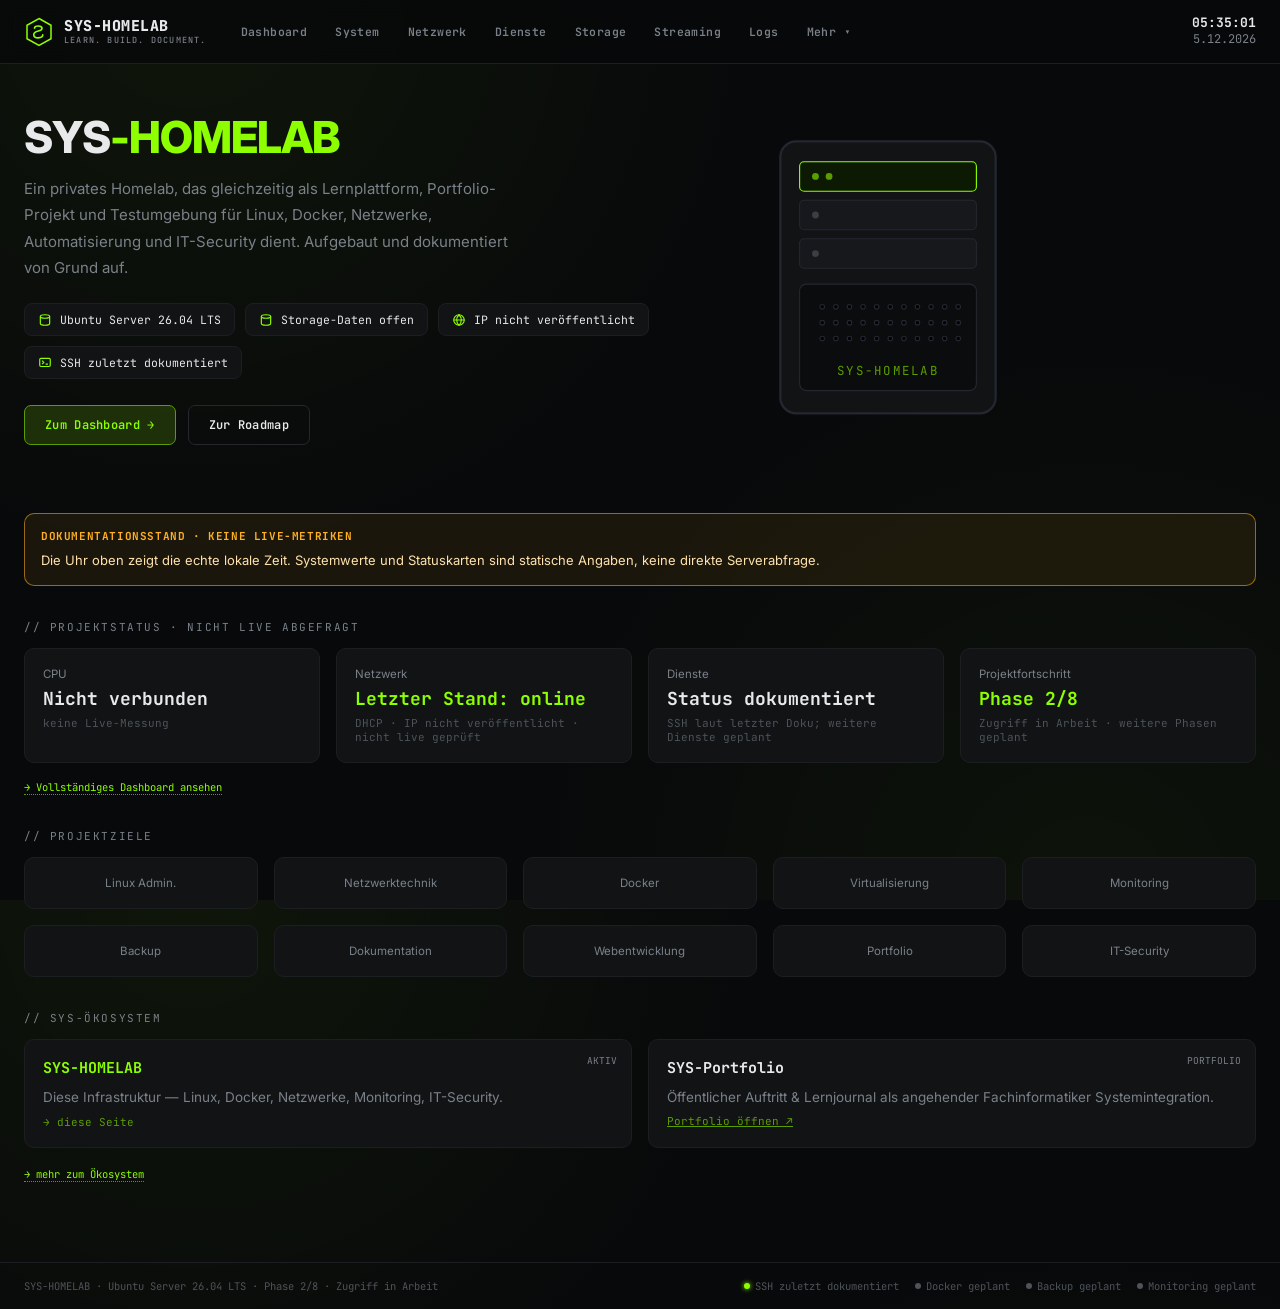
<file: index.html>
<!DOCTYPE html>
<html lang="de">
<head>
<meta charset="UTF-8">
<meta name="viewport" content="width=device-width, initial-scale=1.0">
<title>SYS-HOMELAB — Learn. Build. Document.</title>
<link rel="stylesheet" href="assets/css/sys-homelab.css">
</head>
<body>

<header class="topnav">
  <a href="index.html" class="brand">
    <svg class="brand-icon" viewBox="0 0 40 40" fill="none" xmlns="http://www.w3.org/2000/svg">
      <path d="M20 2L36 11V29L20 38L4 29V11L20 2Z" stroke="#8dff00" stroke-width="2"/>
      <path d="M14 15c0-2 2-3 5-3s5 1.4 5 3.2c0 4.6-11 2.4-11 8.4 0 2.3 2.3 4.2 6 4.2s6-1.6 6-4" stroke="#8dff00" stroke-width="2.2" stroke-linecap="round" fill="none"/>
    </svg>
    <span class="brand-text">SYS-HOMELAB<small>LEARN. BUILD. DOCUMENT.</small></span>
  </a>
  <nav class="navlinks" id="navlinks">
    <a href="dashboard.html">Dashboard</a>
    <a href="system.html">System</a>
    <a href="netzwerk.html">Netzwerk</a>
    <a href="dienste.html">Dienste</a>
    <a href="storage.html">Storage</a>
    <a href="streaming.html">Streaming</a>
    <a href="logs.html">Logs</a>
    <div class="dropdown">
      <button class="dropdown-toggle" type="button" aria-haspopup="true" aria-expanded="false">Mehr ▾</button>
      <div class="dropdown-menu">
        <a href="projekt.html">Projekt</a>
        <a href="dokumentation.html">Dokumentation</a>
        <a href="roadmap.html">Roadmap</a>
        <a href="blog.html">Blog</a>
        <a href="ueber-mich.html">Über mich</a>
      </div>
    </div>
  </nav>
  <div class="nav-right">
    <div class="nav-clock"><b id="clockTime">--:--:--</b><span id="clockDate">--.--.----</span></div>
  </div>
  <button class="nav-burger" id="navBurger" aria-label="Menü">☰</button>
</header>

<section class="hero">
  <div>
    <h1>SYS<span>-HOMELAB</span></h1>
    <p class="lead">Ein privates Homelab, das gleichzeitig als Lernplattform, Portfolio-Projekt und Testumgebung für Linux, Docker, Netzwerke, Automatisierung und IT-Security dient. Aufgebaut und dokumentiert von Grund auf.</p>
    <div class="pills">
      <div class="pill"><svg viewBox="0 0 24 24" fill="none" stroke="currentColor" stroke-width="2"><ellipse cx="12" cy="6" rx="8" ry="3"/><path d="M4 6v12c0 1.7 3.6 3 8 3s8-1.3 8-3V6"/></svg>Ubuntu Server 26.04 LTS</div>
      <div class="pill"><svg viewBox="0 0 24 24" fill="none" stroke="currentColor" stroke-width="2"><ellipse cx="12" cy="6" rx="8" ry="3"/><path d="M4 6v12c0 1.7 3.6 3 8 3s8-1.3 8-3V6"/></svg>Storage-Daten offen</div>
      <div class="pill"><svg viewBox="0 0 24 24" fill="none" stroke="currentColor" stroke-width="2"><circle cx="12" cy="12" r="9"/><path d="M3 12h18M12 3c2.5 2.5 4 6 4 9s-1.5 6.5-4 9c-2.5-2.5-4-6-4-9s1.5-6.5 4-9z"/></svg>IP nicht veröffentlicht</div>
      <div class="pill"><svg viewBox="0 0 24 24" fill="none" stroke="currentColor" stroke-width="2"><rect x="3" y="4" width="18" height="14" rx="2"/><path d="M7 8l3 3-3 3M13 14h4"/></svg>SSH zuletzt dokumentiert</div>
    </div>
    <div class="cta-row">
      <a href="dashboard.html" class="btn">Zum Dashboard →</a>
      <a href="roadmap.html" class="btn btn-ghost">Zur Roadmap</a>
    </div>
  </div>
  <div>
    <svg viewBox="0 0 300 260" style="max-width:340px; margin:0 auto;">
      <rect x="55" y="10" width="190" height="240" rx="14" fill="#111315" stroke="#242730" stroke-width="2"/>
      <rect x="72" y="28" width="156" height="26" rx="4" fill="#0d1a03" stroke="#8dff00" stroke-width="1"/>
      <circle cx="86" cy="41" r="3" fill="#8dff00"><animate attributeName="opacity" values="1;.25;1" dur="2s" repeatCount="indefinite"/></circle>
      <circle cx="98" cy="41" r="3" fill="#5c9c00"/>
      <rect x="72" y="62" width="156" height="26" rx="4" fill="#16181b" stroke="#242730" stroke-width="1"/>
      <circle cx="86" cy="75" r="3" fill="#3a3f45"/>
      <rect x="72" y="96" width="156" height="26" rx="4" fill="#16181b" stroke="#242730" stroke-width="1"/>
      <circle cx="86" cy="109" r="3" fill="#3a3f45"/>
      <rect x="72" y="136" width="156" height="94" rx="6" fill="#0b0c0d" stroke="#242730" stroke-width="1"/>
      <g stroke="#242730" stroke-width="1">
        <circle cx="92" cy="156" r="2"/><circle cx="104" cy="156" r="2"/><circle cx="116" cy="156" r="2"/><circle cx="128" cy="156" r="2"/><circle cx="140" cy="156" r="2"/><circle cx="152" cy="156" r="2"/><circle cx="164" cy="156" r="2"/><circle cx="176" cy="156" r="2"/><circle cx="188" cy="156" r="2"/><circle cx="200" cy="156" r="2"/><circle cx="212" cy="156" r="2"/>
        <circle cx="92" cy="170" r="2"/><circle cx="104" cy="170" r="2"/><circle cx="116" cy="170" r="2"/><circle cx="128" cy="170" r="2"/><circle cx="140" cy="170" r="2"/><circle cx="152" cy="170" r="2"/><circle cx="164" cy="170" r="2"/><circle cx="176" cy="170" r="2"/><circle cx="188" cy="170" r="2"/><circle cx="200" cy="170" r="2"/><circle cx="212" cy="170" r="2"/>
        <circle cx="92" cy="184" r="2"/><circle cx="104" cy="184" r="2"/><circle cx="116" cy="184" r="2"/><circle cx="128" cy="184" r="2"/><circle cx="140" cy="184" r="2"/><circle cx="152" cy="184" r="2"/><circle cx="164" cy="184" r="2"/><circle cx="176" cy="184" r="2"/><circle cx="188" cy="184" r="2"/><circle cx="200" cy="184" r="2"/><circle cx="212" cy="184" r="2"/>
      </g>
      <text x="150" y="216" text-anchor="middle" font-family="JetBrains Mono" font-size="11" fill="#5c9c00" letter-spacing="2">SYS-HOMELAB</text>
    </svg>
  </div>
</section>

<div class="content">
  <div class="data-note"><strong>DOKUMENTATIONSSTAND · KEINE LIVE-METRIKEN</strong>Die Uhr oben zeigt die echte lokale Zeit. Systemwerte und Statuskarten sind statische Angaben, keine direkte Serverabfrage.</div>

  <div class="section-title">// Projektstatus · nicht live abgefragt</div>
  <div class="grid grid-4">
    <div class="card"><div class="row-sub">CPU</div><div style="font-family:var(--mono); font-size:18px; font-weight:700; margin-top:6px;">Nicht verbunden</div><p class="hint" style="margin-top:6px;">keine Live-Messung</p></div>
    <div class="card"><div class="row-sub">Netzwerk</div><div style="font-family:var(--mono); font-size:18px; font-weight:700; margin-top:6px; color:var(--green);">Letzter Stand: online</div><p class="hint" style="margin-top:6px;">DHCP · IP nicht veröffentlicht · nicht live geprüft</p></div>
    <div class="card"><div class="row-sub">Dienste</div><div style="font-family:var(--mono); font-size:18px; font-weight:700; margin-top:6px;">Status dokumentiert</div><p class="hint" style="margin-top:6px;">SSH laut letzter Doku; weitere Dienste geplant</p></div>
    <div class="card"><div class="row-sub">Projektfortschritt</div><div style="font-family:var(--mono); font-size:18px; font-weight:700; margin-top:6px; color:var(--green);">Phase 2/8</div><p class="hint" style="margin-top:6px;">Zugriff in Arbeit · weitere Phasen geplant</p></div>
  </div>
  <p style="margin-top:12px;"><a href="dashboard.html" class="card-link">→ Vollständiges Dashboard ansehen</a></p>

  <div class="section-title">// Projektziele</div>
  <div class="grid grid-5">
    <div class="card" style="text-align:center;"><div class="row-sub">Linux Admin.</div></div>
    <div class="card" style="text-align:center;"><div class="row-sub">Netzwerktechnik</div></div>
    <div class="card" style="text-align:center;"><div class="row-sub">Docker</div></div>
    <div class="card" style="text-align:center;"><div class="row-sub">Virtualisierung</div></div>
    <div class="card" style="text-align:center;"><div class="row-sub">Monitoring</div></div>
    <div class="card" style="text-align:center;"><div class="row-sub">Backup</div></div>
    <div class="card" style="text-align:center;"><div class="row-sub">Dokumentation</div></div>
    <div class="card" style="text-align:center;"><div class="row-sub">Webentwicklung</div></div>
    <div class="card" style="text-align:center;"><div class="row-sub">Portfolio</div></div>
    <div class="card" style="text-align:center;"><div class="row-sub">IT-Security</div></div>
  </div>

  <div class="section-title">// SYS-Ökosystem</div>
  <div class="grid grid-2">
    <div class="card eco-card"><div class="eco-tag">AKTIV</div><div class="eco-name accent">SYS-HOMELAB</div><p class="desc" style="margin-top:8px;">Diese Infrastruktur — Linux, Docker, Netzwerke, Monitoring, IT-Security.</p><div class="eco-url">→ diese Seite</div></div>
    <div class="card eco-card"><div class="eco-tag">PORTFOLIO</div><div class="eco-name">SYS-Portfolio</div><p class="desc" style="margin-top:8px;">Öffentlicher Auftritt & Lernjournal als angehender Fachinformatiker Systemintegration.</p><a class="eco-url" href="https://gotzdenis.github.io/meine-website/" target="_blank" rel="noopener">Portfolio öffnen ↗</a></div>
    
  </div>
  <p style="margin-top:14px;"><a href="projekt.html" class="card-link">→ mehr zum Ökosystem</a></p>

</div>

<footer class="sitefooter">
  <div>SYS-HOMELAB · Ubuntu Server 26.04 LTS · Phase 2/8 · Zugriff in Arbeit</div>
  <div class="fstatus">
    <span><span class="fdot on"></span>SSH zuletzt dokumentiert</span>
    <span><span class="fdot"></span>Docker geplant</span>
    <span><span class="fdot"></span>Backup geplant</span>
    <span><span class="fdot"></span>Monitoring geplant</span>
  </div>
</footer>

<script src="assets/js/sys-homelab.js"></script>
</body>
</html>
</file>
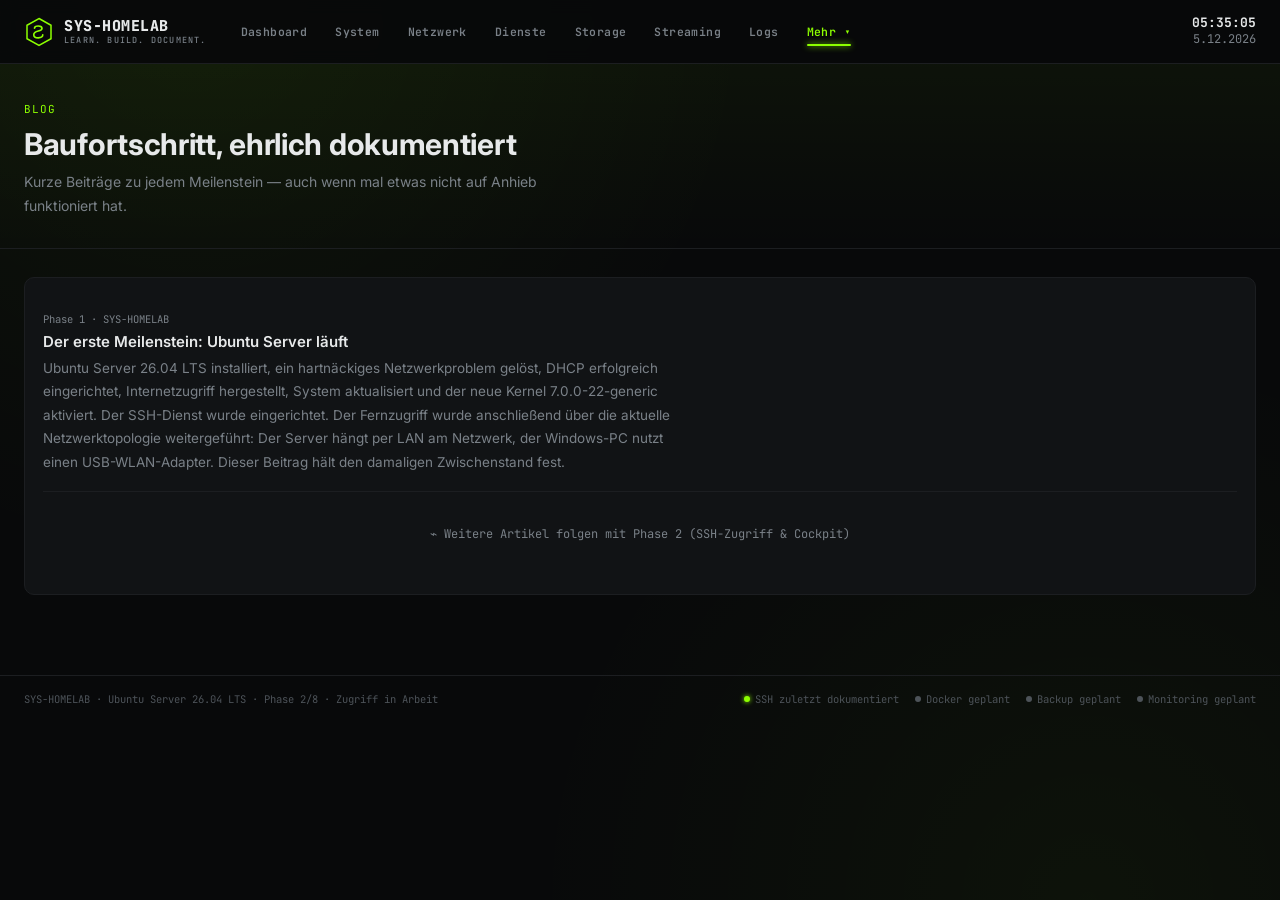
<file: blog.html>
<!DOCTYPE html>
<html lang="de">
<head>
<meta charset="UTF-8">
<meta name="viewport" content="width=device-width, initial-scale=1.0">
<title>Blog — SYS-HOMELAB</title>
<link rel="stylesheet" href="assets/css/sys-homelab.css">
</head>
<body>

<header class="topnav">
  <a href="index.html" class="brand">
    <svg class="brand-icon" viewBox="0 0 40 40" fill="none" xmlns="http://www.w3.org/2000/svg">
      <path d="M20 2L36 11V29L20 38L4 29V11L20 2Z" stroke="#8dff00" stroke-width="2"/>
      <path d="M14 15c0-2 2-3 5-3s5 1.4 5 3.2c0 4.6-11 2.4-11 8.4 0 2.3 2.3 4.2 6 4.2s6-1.6 6-4" stroke="#8dff00" stroke-width="2.2" stroke-linecap="round" fill="none"/>
    </svg>
    <span class="brand-text">SYS-HOMELAB<small>LEARN. BUILD. DOCUMENT.</small></span>
  </a>
  <nav class="navlinks" id="navlinks">
    <a href="dashboard.html">Dashboard</a>
    <a href="system.html">System</a>
    <a href="netzwerk.html">Netzwerk</a>
    <a href="dienste.html">Dienste</a>
    <a href="storage.html">Storage</a>
    <a href="streaming.html">Streaming</a>
    <a href="logs.html">Logs</a>
    <div class="dropdown">
      <button class="dropdown-toggle active" type="button" aria-haspopup="true" aria-expanded="false">Mehr ▾</button>
      <div class="dropdown-menu">
        <a href="projekt.html">Projekt</a>
        <a href="dokumentation.html">Dokumentation</a>
        <a href="roadmap.html">Roadmap</a>
        <a href="blog.html" class="active">Blog</a>
        <a href="ueber-mich.html">Über mich</a>
      </div>
    </div>
  </nav>
  <div class="nav-right">
    <div class="nav-clock"><b id="clockTime">--:--:--</b><span id="clockDate">--.--.----</span></div>
  </div>
  <button class="nav-burger" id="navBurger" aria-label="Menü">☰</button>
</header>

<div class="page-hero">
  <div class="crumb">BLOG</div>
  <h1>Baufortschritt, ehrlich dokumentiert</h1>
  <p>Kurze Beiträge zu jedem Meilenstein — auch wenn mal etwas nicht auf Anhieb funktioniert hat.</p>
</div>

<div class="content">
  <div class="card">
    <div class="blog-post">
      <div class="blog-meta">Phase 1 · SYS-HOMELAB</div>
      <div class="blog-title">Der erste Meilenstein: Ubuntu Server läuft</div>
      <p class="desc">Ubuntu Server 26.04 LTS installiert, ein hartnäckiges Netzwerkproblem gelöst, DHCP erfolgreich eingerichtet, Internetzugriff hergestellt, System aktualisiert und der neue Kernel 7.0.0-22-generic aktiviert. Der SSH-Dienst wurde eingerichtet. Der Fernzugriff wurde anschließend über die aktuelle Netzwerktopologie weitergeführt: Der Server hängt per LAN am Netzwerk, der Windows-PC nutzt einen USB-WLAN-Adapter. Dieser Beitrag hält den damaligen Zwischenstand fest.</p>
    </div>
    <div class="empty">⌁ Weitere Artikel folgen mit Phase 2 (SSH-Zugriff &amp; Cockpit)</div>
  </div>
</div>

<footer class="sitefooter">
  <div>SYS-HOMELAB · Ubuntu Server 26.04 LTS · Phase 2/8 · Zugriff in Arbeit</div>
  <div class="fstatus">
    <span><span class="fdot on"></span>SSH zuletzt dokumentiert</span>
    <span><span class="fdot"></span>Docker geplant</span>
    <span><span class="fdot"></span>Backup geplant</span>
    <span><span class="fdot"></span>Monitoring geplant</span>
  </div>
</footer>

<script src="assets/js/sys-homelab.js"></script>
</body>
</html>
</file>
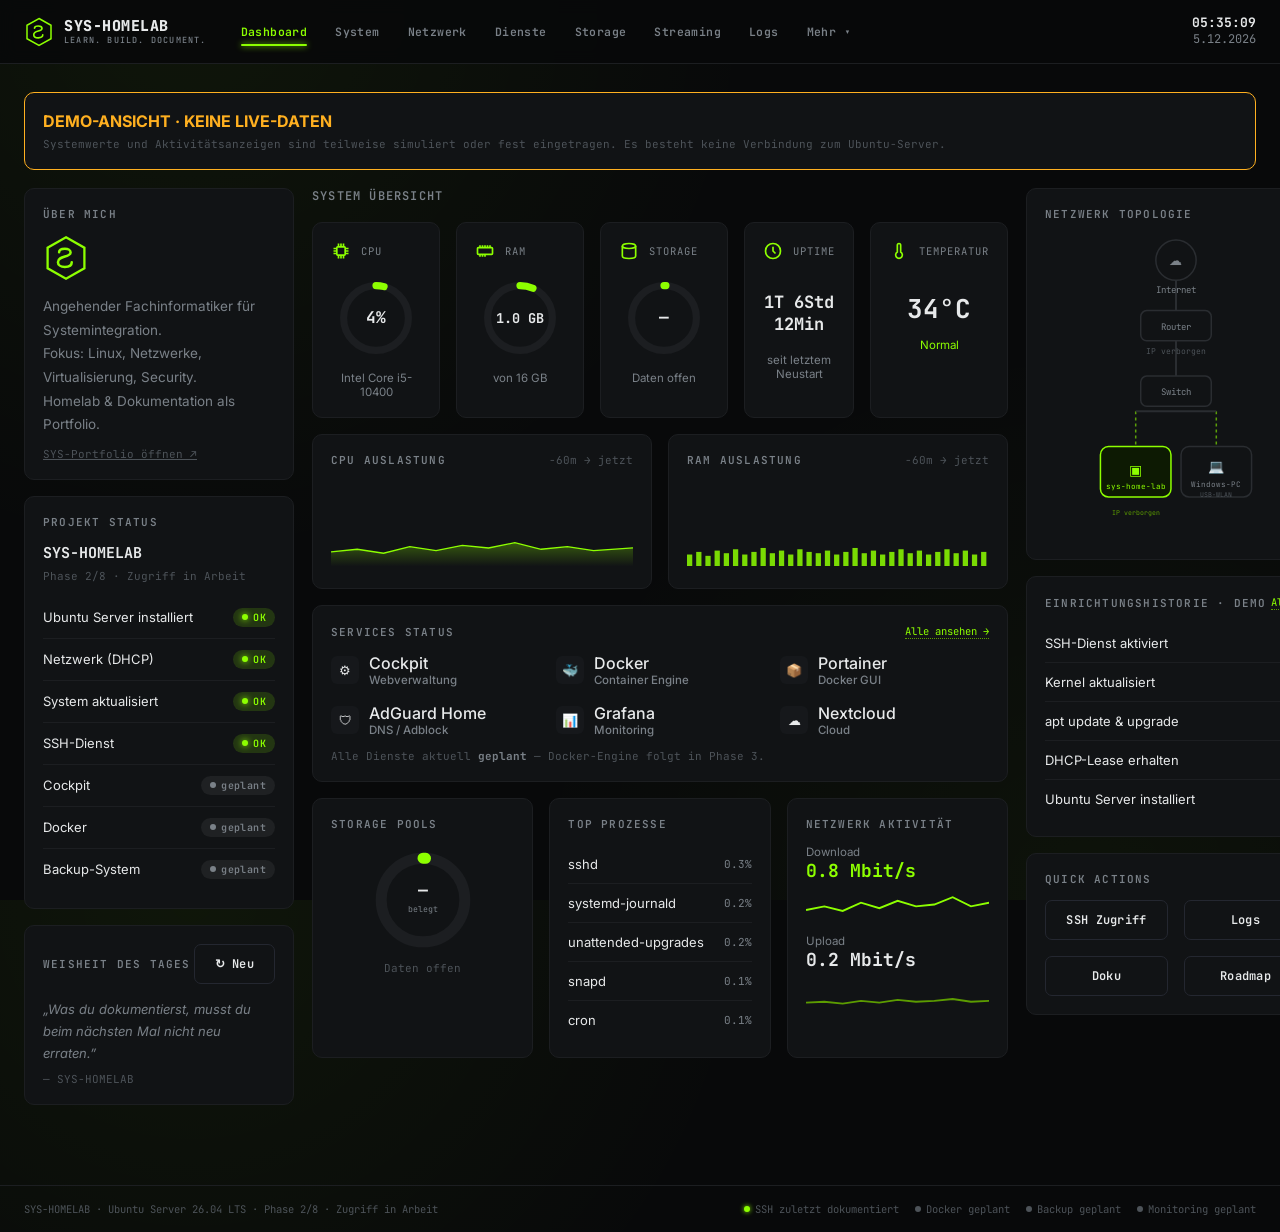
<file: dashboard.html>
<!DOCTYPE html>
<html lang="de">
<head>
<meta charset="UTF-8">
<meta name="viewport" content="width=device-width, initial-scale=1.0">
<title>Dashboard — SYS-HOMELAB</title>
<link rel="stylesheet" href="assets/css/sys-homelab.css">
</head>
<body>

<header class="topnav">
  <a href="index.html" class="brand">
    <svg class="brand-icon" viewBox="0 0 40 40" fill="none" xmlns="http://www.w3.org/2000/svg">
      <path d="M20 2L36 11V29L20 38L4 29V11L20 2Z" stroke="#8dff00" stroke-width="2"/>
      <path d="M14 15c0-2 2-3 5-3s5 1.4 5 3.2c0 4.6-11 2.4-11 8.4 0 2.3 2.3 4.2 6 4.2s6-1.6 6-4" stroke="#8dff00" stroke-width="2.2" stroke-linecap="round" fill="none"/>
    </svg>
    <span class="brand-text">SYS-HOMELAB<small>LEARN. BUILD. DOCUMENT.</small></span>
  </a>
  <nav class="navlinks" id="navlinks">
    <a href="dashboard.html" class="active">Dashboard</a>
    <a href="system.html">System</a>
    <a href="netzwerk.html">Netzwerk</a>
    <a href="dienste.html">Dienste</a>
    <a href="storage.html">Storage</a>
    <a href="streaming.html">Streaming</a>
    <a href="logs.html">Logs</a>
    <div class="dropdown">
      <button class="dropdown-toggle" type="button" aria-haspopup="true" aria-expanded="false">Mehr ▾</button>
      <div class="dropdown-menu">
        <a href="projekt.html">Projekt</a>
        <a href="dokumentation.html">Dokumentation</a>
        <a href="roadmap.html">Roadmap</a>
        <a href="blog.html">Blog</a>
        <a href="ueber-mich.html">Über mich</a>
      </div>
    </div>
  </nav>
  <div class="nav-right">
    <div class="nav-clock"><b id="clockTime">--:--:--</b><span id="clockDate">--.--.----</span></div>
  </div>
  <button class="nav-burger" id="navBurger" aria-label="Menü">☰</button>
</header>

<div class="content">
  <div class="card" style="border-color:var(--amber); margin-bottom:18px;"><strong style="color:var(--amber);">DEMO-ANSICHT · KEINE LIVE-DATEN</strong><p class="hint" style="margin-top:6px;">Systemwerte und Aktivitätsanzeigen sind teilweise simuliert oder fest eingetragen. Es besteht keine Verbindung zum Ubuntu-Server.</p></div>
<div class="dash-grid">

  <!-- LEFT COLUMN -->
  <div class="stack">
    <div class="card">
      <div class="card-head"><h3>Über mich</h3></div>
      <svg width="46" height="46" viewBox="0 0 40 40" fill="none" style="margin-bottom:10px;">
        <path d="M20 2L36 11V29L20 38L4 29V11L20 2Z" stroke="#8dff00" stroke-width="2"/>
        <path d="M14 15c0-2 2-3 5-3s5 1.4 5 3.2c0 4.6-11 2.4-11 8.4 0 2.3 2.3 4.2 6 4.2s6-1.6 6-4" stroke="#8dff00" stroke-width="2.2" stroke-linecap="round" fill="none"/>
      </svg>
      <p class="desc">Angehender Fachinformatiker für Systemintegration.<br>Fokus: Linux, Netzwerke, Virtualisierung, Security.<br>Homelab &amp; Dokumentation als Portfolio.</p>
      <p class="hint" style="margin-top:10px;"><a href="https://gotzdenis.github.io/meine-website/" target="_blank" rel="noopener">SYS-Portfolio öffnen ↗</a></p>
    </div>

    <div class="card">
      <div class="card-head"><h3>Projekt Status</h3></div>
      <div style="font-family:var(--mono); font-weight:700; font-size:15px;">SYS-HOMELAB</div>
      
      <div class="hint" style="margin-top:6px;">Phase 2/8 · Zugriff in Arbeit</div>
      <div class="row-list" style="margin-top:14px;">
        <div class="row"><span>Ubuntu Server installiert</span><span class="status-pill status-online"><span class="sd"></span>OK</span></div>
        <div class="row"><span>Netzwerk (DHCP)</span><span class="status-pill status-online"><span class="sd"></span>OK</span></div>
        <div class="row"><span>System aktualisiert</span><span class="status-pill status-online"><span class="sd"></span>OK</span></div>
        <div class="row"><span>SSH-Dienst</span><span class="status-pill status-online"><span class="sd"></span>OK</span></div>
        <div class="row"><span>Cockpit</span><span class="status-pill status-planned"><span class="sd"></span>geplant</span></div>
        <div class="row"><span>Docker</span><span class="status-pill status-planned"><span class="sd"></span>geplant</span></div>
        <div class="row"><span>Backup-System</span><span class="status-pill status-planned"><span class="sd"></span>geplant</span></div>
      </div>
    </div>

    <div class="card" aria-live="polite">
      <div class="card-head"><h3>Weisheit des Tages</h3><button class="btn btn-ghost" id="wisdomNext" type="button" aria-label="Eine andere Weisheit anzeigen">↻ Neu</button></div>
      <p id="wisdomText" style="font-style:italic; color:var(--muted); font-size:13px; line-height:1.7;">„Ein stabiles System entsteht durch kleine, überprüfbare Schritte.“</p>
      <p id="wisdomSource" class="hint" style="margin-top:8px;">— SYS-HOMELAB</p>
    </div>
  </div>

  <!-- MIDDLE COLUMN -->
  <div class="stack">

    <div class="card-head" style="margin-bottom:2px;"><h3 style="font-size:12px;">System Übersicht</h3></div>
    <div class="grid grid-5">
      <div class="card kpi-card">
        <div class="kpi-top"><svg class="kpi-icon" viewBox="0 0 24 24" fill="none" stroke="currentColor" stroke-width="2"><rect x="7" y="7" width="10" height="10" rx="1"/><path d="M9 3v4M12 3v4M15 3v4M9 17v4M12 17v4M15 17v4M3 9h4M3 12h4M3 15h4M17 9h4M17 12h4M17 15h4"/></svg><span class="kpi-label">CPU</span></div>
        <div class="kpi-gauge-wrap"><svg width="90" height="90" viewBox="0 0 100 100"><circle cx="50" cy="50" r="36" fill="none" stroke="#1c1e21" stroke-width="8"/><circle id="gaugeCpu" cx="50" cy="50" r="36" fill="none" stroke="#8dff00" stroke-width="8" stroke-dasharray="226.19" stroke-dashoffset="217" stroke-linecap="round" transform="rotate(-90 50 50)" style="transition:stroke-dashoffset .6s"/><text id="cpuVal" x="50" y="56" text-anchor="middle" font-family="JetBrains Mono" font-size="18" fill="#e7e9ea" font-weight="700">4%</text></svg></div>
        <div class="kpi-caption">Intel Core i5-10400</div>
      </div>
      <div class="card kpi-card">
        <div class="kpi-top"><svg class="kpi-icon" viewBox="0 0 24 24" fill="none" stroke="currentColor" stroke-width="2"><rect x="3" y="8" width="18" height="8" rx="1"/><path d="M6 8V5M9 8V5M12 8V5M15 8V5M18 8V5M6 16v3M9 16v3M12 16v3"/></svg><span class="kpi-label">RAM</span></div>
        <div class="kpi-gauge-wrap"><svg width="90" height="90" viewBox="0 0 100 100"><circle cx="50" cy="50" r="36" fill="none" stroke="#1c1e21" stroke-width="8"/><circle id="gaugeRam" cx="50" cy="50" r="36" fill="none" stroke="#8dff00" stroke-width="8" stroke-dasharray="226.19" stroke-dashoffset="215" stroke-linecap="round" transform="rotate(-90 50 50)" style="transition:stroke-dashoffset .6s"/><text x="50" y="56" text-anchor="middle" font-family="JetBrains Mono" font-size="15" fill="#e7e9ea" font-weight="700"><tspan id="ramVal">0.8 GB</tspan></text></svg></div>
        <div class="kpi-caption">von 16 GB</div>
      </div>
      <div class="card kpi-card">
        <div class="kpi-top"><svg class="kpi-icon" viewBox="0 0 24 24" fill="none" stroke="currentColor" stroke-width="2"><ellipse cx="12" cy="6" rx="8" ry="3"/><path d="M4 6v12c0 1.7 3.6 3 8 3s8-1.3 8-3V6"/></svg><span class="kpi-label">Storage</span></div>
        <div class="kpi-gauge-wrap"><svg width="90" height="90" viewBox="0 0 100 100"><circle cx="50" cy="50" r="36" fill="none" stroke="#1c1e21" stroke-width="8"/><circle cx="50" cy="50" r="36" fill="none" stroke="#8dff00" stroke-width="8" stroke-dasharray="226.19" stroke-dashoffset="224" stroke-linecap="round" transform="rotate(-90 50 50)"/><text x="50" y="56" text-anchor="middle" font-family="JetBrains Mono" font-size="18" fill="#e7e9ea" font-weight="700">—</text></svg></div>
        <div class="kpi-caption">Daten offen</div>
      </div>
      <div class="card kpi-card">
        <div class="kpi-top"><svg class="kpi-icon" viewBox="0 0 24 24" fill="none" stroke="currentColor" stroke-width="2"><circle cx="12" cy="12" r="9"/><path d="M12 7v5l3 3"/></svg><span class="kpi-label">Uptime</span></div>
        <div style="text-align:center; padding:18px 0 10px; font-family:var(--mono); font-size:17px; font-weight:700;" id="uptimeLive">1T 6Std 12Min</div>
        <div class="kpi-caption">seit letztem Neustart</div>
      </div>
      <div class="card kpi-card">
        <div class="kpi-top"><svg class="kpi-icon" viewBox="0 0 24 24" fill="none" stroke="currentColor" stroke-width="2"><path d="M12 3a2 2 0 0 0-2 2v8.3a4 4 0 1 0 4 0V5a2 2 0 0 0-2-2z"/></svg><span class="kpi-label">Temperatur</span></div>
        <div style="text-align:center; padding:18px 0 4px; font-family:var(--mono); font-size:26px; font-weight:700;"><span id="tempVal">34°C</span></div>
        <div class="kpi-caption" style="color:var(--green);">Normal</div>
      </div>
    </div>

    <div class="two-col">
      <div class="card">
        <div class="card-head"><h3>CPU Auslastung</h3><span class="hint">-60m → jetzt</span></div>
        <svg viewBox="0 0 460 130" style="width:100%; height:auto;">
          <defs><linearGradient id="cg1" x1="0" y1="0" x2="0" y2="1"><stop offset="0%" stop-color="#8dff00" stop-opacity=".3"/><stop offset="100%" stop-color="#8dff00" stop-opacity="0"/></linearGradient></defs>
          <path d="M0,108 L40,104 L80,110 L120,100 L160,106 L200,98 L240,102 L280,94 L320,104 L360,100 L400,106 L460,102 L460,130 L0,130 Z" fill="url(#cg1)"/>
          <path d="M0,108 L40,104 L80,110 L120,100 L160,106 L200,98 L240,102 L280,94 L320,104 L360,100 L400,106 L460,102" fill="none" stroke="#8dff00" stroke-width="2"/>
        </svg>
      </div>
      <div class="card">
        <div class="card-head"><h3>RAM Auslastung</h3><span class="hint">-60m → jetzt</span></div>
        <svg viewBox="0 0 460 130" style="width:100%; height:auto;">
          <g fill="#8dff00" opacity=".85">
            <rect x="0" y="112" width="8" height="18"/><rect x="14" y="108" width="8" height="22"/><rect x="28" y="114" width="8" height="16"/><rect x="42" y="106" width="8" height="24"/><rect x="56" y="110" width="8" height="20"/><rect x="70" y="104" width="8" height="26"/><rect x="84" y="112" width="8" height="18"/><rect x="98" y="108" width="8" height="22"/><rect x="112" y="102" width="8" height="28"/><rect x="126" y="110" width="8" height="20"/>
            <rect x="140" y="106" width="8" height="24"/><rect x="154" y="112" width="8" height="18"/><rect x="168" y="104" width="8" height="26"/><rect x="182" y="108" width="8" height="22"/><rect x="196" y="110" width="8" height="20"/><rect x="210" y="106" width="8" height="24"/><rect x="224" y="112" width="8" height="18"/><rect x="238" y="108" width="8" height="22"/><rect x="252" y="102" width="8" height="28"/><rect x="266" y="110" width="8" height="20"/>
            <rect x="280" y="106" width="8" height="24"/><rect x="294" y="112" width="8" height="18"/><rect x="308" y="108" width="8" height="22"/><rect x="322" y="104" width="8" height="26"/><rect x="336" y="110" width="8" height="20"/><rect x="350" y="106" width="8" height="24"/><rect x="364" y="112" width="8" height="18"/><rect x="378" y="108" width="8" height="22"/><rect x="392" y="104" width="8" height="26"/><rect x="406" y="110" width="8" height="20"/><rect x="420" y="106" width="8" height="24"/><rect x="434" y="112" width="8" height="18"/><rect x="448" y="108" width="8" height="22"/>
          </g>
        </svg>
      </div>
    </div>

    <div class="card">
      <div class="card-head"><h3>Services Status</h3><a href="dienste.html" class="card-link">Alle ansehen →</a></div>
      <div class="grid grid-3">
        <div class="row-name"><div class="ico">⚙</div><div><div>Cockpit</div><div class="row-sub">Webverwaltung</div></div></div>
        <div class="row-name"><div class="ico">🐳</div><div><div>Docker</div><div class="row-sub">Container Engine</div></div></div>
        <div class="row-name"><div class="ico">📦</div><div><div>Portainer</div><div class="row-sub">Docker GUI</div></div></div>
        <div class="row-name"><div class="ico">🛡</div><div><div>AdGuard Home</div><div class="row-sub">DNS / Adblock</div></div></div>
        <div class="row-name"><div class="ico">📊</div><div><div>Grafana</div><div class="row-sub">Monitoring</div></div></div>
        <div class="row-name"><div class="ico">☁</div><div><div>Nextcloud</div><div class="row-sub">Cloud</div></div></div>
      </div>
      <p class="hint" style="margin-top:12px;">Alle Dienste aktuell <strong style="color:var(--muted);">geplant</strong> — Docker-Engine folgt in Phase 3.</p>
    </div>

    <div class="grid grid-3">
      <div class="card">
        <div class="card-head"><h3>Storage Pools</h3></div>
        <div style="display:flex; justify-content:center;">
          <svg width="110" height="110" viewBox="0 0 100 100">
            <circle cx="50" cy="50" r="38" fill="none" stroke="#1c1e21" stroke-width="10"/>
            <circle cx="50" cy="50" r="38" fill="none" stroke="#8dff00" stroke-width="10" stroke-dasharray="238.76" stroke-dashoffset="236.4" stroke-linecap="round" transform="rotate(-90 50 50)"/>
            <text x="50" y="46" text-anchor="middle" font-family="JetBrains Mono" font-size="15" fill="#e7e9ea" font-weight="700">—</text>
            <text x="50" y="61" text-anchor="middle" font-family="JetBrains Mono" font-size="7.5" fill="#7a8188">belegt</text>
          </svg>
        </div>
        <p class="hint" style="text-align:center; margin-top:6px;">Daten offen</p>
      </div>
      <div class="card">
        <div class="card-head"><h3>Top Prozesse</h3></div>
        <div class="row-list">
          <div class="row"><span>sshd</span><span class="row-meta">0.3%</span></div>
          <div class="row"><span>systemd-journald</span><span class="row-meta">0.2%</span></div>
          <div class="row"><span>unattended-upgrades</span><span class="row-meta">0.2%</span></div>
          <div class="row"><span>snapd</span><span class="row-meta">0.1%</span></div>
          <div class="row"><span>cron</span><span class="row-meta">0.1%</span></div>
        </div>
      </div>
      <div class="card">
        <div class="card-head"><h3>Netzwerk Aktivität</h3></div>
        <div class="row-sub">Download</div><div style="font-family:var(--mono); font-weight:700; font-size:18px; color:var(--green);">0.8 Mbit/s</div>
        <svg viewBox="0 0 200 34" style="width:100%; margin:6px 0 10px;"><path d="M0,24 L20,20 L40,25 L60,16 L80,22 L100,14 L120,20 L140,18 L160,10 L180,20 L200,16" fill="none" stroke="#8dff00" stroke-width="2"/></svg>
        <div class="row-sub">Upload</div><div style="font-family:var(--mono); font-weight:700; font-size:18px;">0.2 Mbit/s</div>
        <svg viewBox="0 0 200 34" style="width:100%; margin-top:6px;"><path d="M0,28 L20,27 L40,29 L60,26 L80,28 L100,25 L120,27 L140,26 L160,24 L180,27 L200,26" fill="none" stroke="#5c9c00" stroke-width="2"/></svg>
      </div>
    </div>
  </div>

  <!-- RIGHT COLUMN -->
  <div class="stack">
    <div class="card">
      <div class="card-head"><h3>Netzwerk Topologie</h3></div>
      <svg viewBox="0 0 260 300" style="width:100%; height:auto;">
        <line x1="130" y1="40" x2="130" y2="75" stroke="#2a2d31" stroke-width="2"/>
        <line x1="130" y1="105" x2="130" y2="140" stroke="#2a2d31" stroke-width="2"/>
        <line x1="90" y1="175" x2="90" y2="210" stroke="#8dff00" stroke-width="1.5" stroke-dasharray="3 3" opacity=".6"/>
        <line x1="170" y1="175" x2="170" y2="210" stroke="#8dff00" stroke-width="1.5" stroke-dasharray="3 3" opacity=".6"/>
        <line x1="90" y1="175" x2="170" y2="175" stroke="#2a2d31" stroke-width="2"/>
        <g><circle cx="130" cy="25" r="20" fill="#111315" stroke="#2a2d31" stroke-width="1.5"/><text x="130" y="30" text-anchor="middle" font-family="JetBrains Mono" font-size="13" fill="#7a8188">☁</text><text x="130" y="58" text-anchor="middle" font-family="JetBrains Mono" font-size="9" fill="#7a8188">Internet</text></g>
        <g><rect x="95" y="75" width="70" height="30" rx="6" fill="#111315" stroke="#2a2d31" stroke-width="1.5"/><text x="130" y="94" text-anchor="middle" font-family="JetBrains Mono" font-size="9" fill="#7a8188">Router</text><text x="130" y="118" text-anchor="middle" font-family="JetBrains Mono" font-size="8" fill="#4d5359">IP verborgen</text></g>
        <g><rect x="95" y="140" width="70" height="30" rx="6" fill="#111315" stroke="#2a2d31" stroke-width="1.5"/><text x="130" y="159" text-anchor="middle" font-family="JetBrains Mono" font-size="9" fill="#7a8188">Switch</text></g>
        <g><rect x="55" y="210" width="70" height="50" rx="8" fill="#0d1a03" stroke="#8dff00" stroke-width="1.5"/><text x="90" y="238" text-anchor="middle" font-family="JetBrains Mono" font-size="14" fill="#8dff00">▣</text><text x="90" y="252" text-anchor="middle" font-family="JetBrains Mono" font-size="7.5" fill="#8dff00">sys-home-lab</text></g>
        <g><rect x="135" y="210" width="70" height="50" rx="8" fill="#111315" stroke="#2a2d31" stroke-width="1.5"/><text x="170" y="234" text-anchor="middle" font-family="JetBrains Mono" font-size="13" fill="#7a8188">💻</text><text x="170" y="250" text-anchor="middle" font-family="JetBrains Mono" font-size="7.5" fill="#7a8188">Windows-PC</text><text x="170" y="260" text-anchor="middle" font-family="JetBrains Mono" font-size="6.5" fill="#4d5359">USB-WLAN</text></g>
        <text x="90" y="278" text-anchor="middle" font-family="JetBrains Mono" font-size="6.5" fill="#5c9c00">IP verborgen</text>
      </svg>
    </div>

    <div class="card">
      <div class="card-head"><h3>Einrichtungshistorie · Demo</h3><a href="logs.html" class="card-link">Alle →</a></div>
      <div class="row-list">
        <div class="row"><span>SSH-Dienst aktiviert</span><span class="row-meta">DEMO</span></div>
        <div class="row"><span>Kernel aktualisiert</span><span class="row-meta">DEMO</span></div>
        <div class="row"><span>apt update &amp; upgrade</span><span class="row-meta">DEMO</span></div>
        <div class="row"><span>DHCP-Lease erhalten</span><span class="row-meta">DEMO</span></div>
        <div class="row"><span>Ubuntu Server installiert</span><span class="row-meta">DEMO</span></div>
      </div>
    </div>

    <div class="card">
      <div class="card-head"><h3>Quick Actions</h3></div>
      <div class="grid grid-2">
        <a href="system.html" class="btn btn-ghost" style="justify-content:center;">SSH Zugriff</a>
        <a href="logs.html" class="btn btn-ghost" style="justify-content:center;">Logs</a>
        <a href="dokumentation.html" class="btn btn-ghost" style="justify-content:center;">Doku</a>
        <a href="roadmap.html" class="btn btn-ghost" style="justify-content:center;">Roadmap</a>
      </div>
    </div>
  </div>

</div>
</div>

<footer class="sitefooter">
  <div>SYS-HOMELAB · Ubuntu Server 26.04 LTS · Phase 2/8 · Zugriff in Arbeit</div>
  <div class="fstatus">
    <span><span class="fdot on"></span>SSH zuletzt dokumentiert</span>
    <span><span class="fdot"></span>Docker geplant</span>
    <span><span class="fdot"></span>Backup geplant</span>
    <span><span class="fdot"></span>Monitoring geplant</span>
  </div>
</footer>

<script src="assets/js/sys-homelab.js"></script>
</body>
</html>
</file>
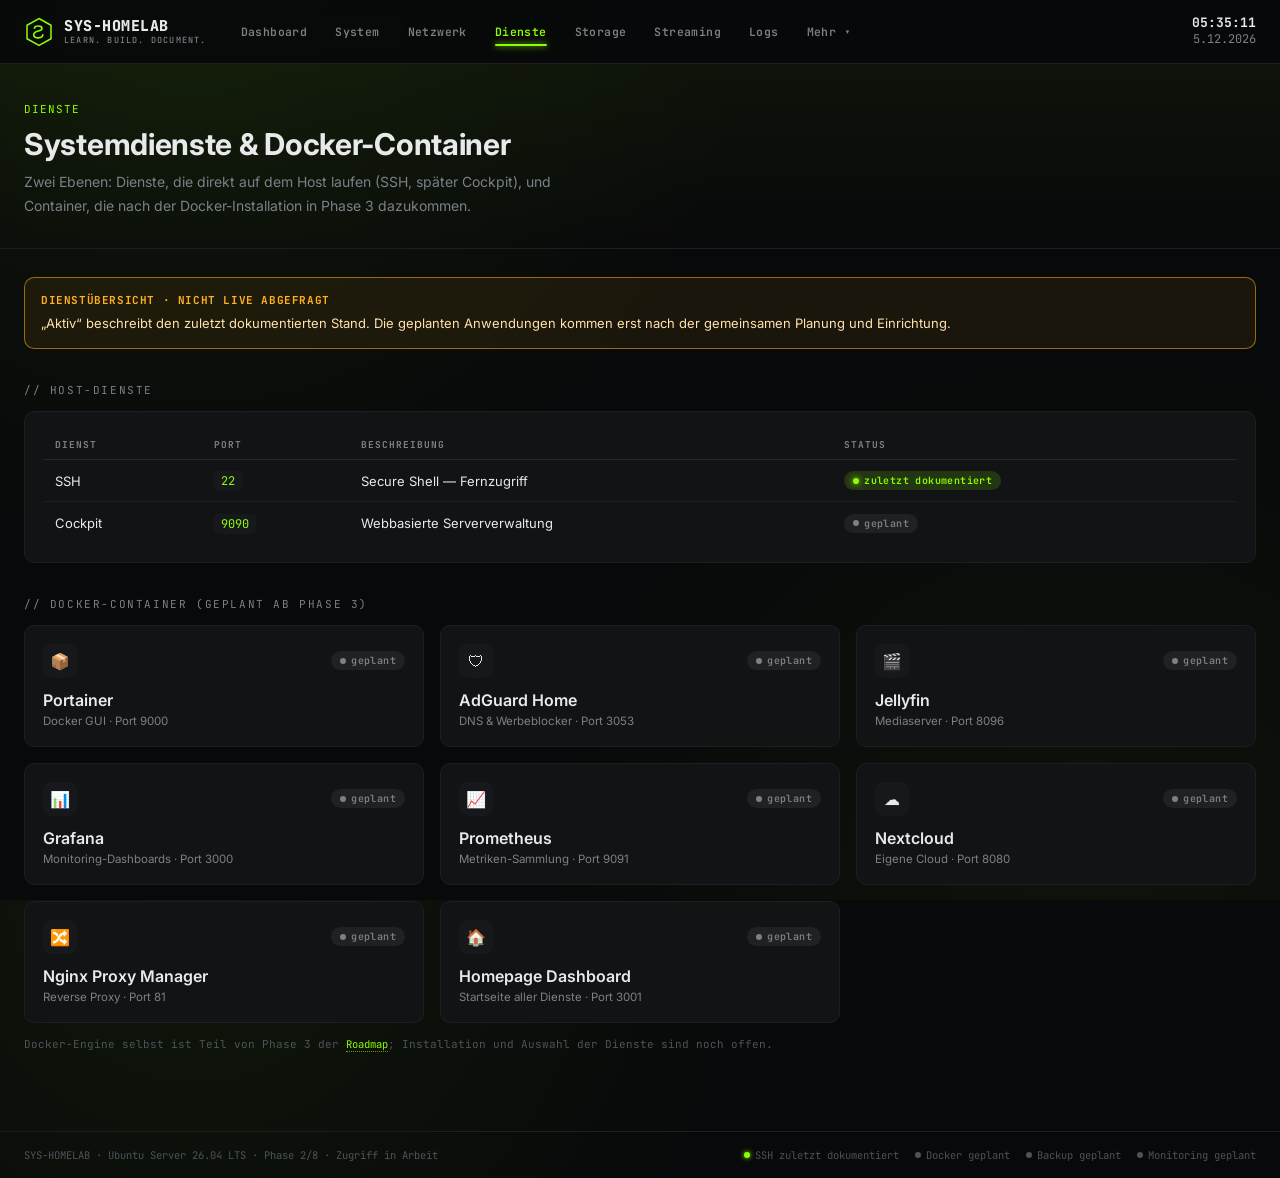
<file: dienste.html>
<!DOCTYPE html>
<html lang="de">
<head>
<meta charset="UTF-8">
<meta name="viewport" content="width=device-width, initial-scale=1.0">
<title>Dienste — SYS-HOMELAB</title>
<link rel="stylesheet" href="assets/css/sys-homelab.css">
</head>
<body>

<header class="topnav">
  <a href="index.html" class="brand">
    <svg class="brand-icon" viewBox="0 0 40 40" fill="none" xmlns="http://www.w3.org/2000/svg">
      <path d="M20 2L36 11V29L20 38L4 29V11L20 2Z" stroke="#8dff00" stroke-width="2"/>
      <path d="M14 15c0-2 2-3 5-3s5 1.4 5 3.2c0 4.6-11 2.4-11 8.4 0 2.3 2.3 4.2 6 4.2s6-1.6 6-4" stroke="#8dff00" stroke-width="2.2" stroke-linecap="round" fill="none"/>
    </svg>
    <span class="brand-text">SYS-HOMELAB<small>LEARN. BUILD. DOCUMENT.</small></span>
  </a>
  <nav class="navlinks" id="navlinks">
    <a href="dashboard.html">Dashboard</a>
    <a href="system.html">System</a>
    <a href="netzwerk.html">Netzwerk</a>
    <a href="dienste.html" class="active">Dienste</a>
    <a href="storage.html">Storage</a>
    <a href="streaming.html">Streaming</a>
    <a href="logs.html">Logs</a>
    <div class="dropdown">
      <button class="dropdown-toggle" type="button" aria-haspopup="true" aria-expanded="false">Mehr ▾</button>
      <div class="dropdown-menu">
        <a href="projekt.html">Projekt</a>
        <a href="dokumentation.html">Dokumentation</a>
        <a href="roadmap.html">Roadmap</a>
        <a href="blog.html">Blog</a>
        <a href="ueber-mich.html">Über mich</a>
      </div>
    </div>
  </nav>
  <div class="nav-right">
    <div class="nav-clock"><b id="clockTime">--:--:--</b><span id="clockDate">--.--.----</span></div>
  </div>
  <button class="nav-burger" id="navBurger" aria-label="Menü">☰</button>
</header>

<div class="page-hero">
  <div class="crumb">DIENSTE</div>
  <h1>Systemdienste &amp; Docker-Container</h1>
  <p>Zwei Ebenen: Dienste, die direkt auf dem Host laufen (SSH, später Cockpit), und Container, die nach der Docker-Installation in Phase 3 dazukommen.</p>
</div>

<div class="content">
  <div class="data-note"><strong>DIENSTÜBERSICHT · NICHT LIVE ABGEFRAGT</strong>„Aktiv“ beschreibt den zuletzt dokumentierten Stand. Die geplanten Anwendungen kommen erst nach der gemeinsamen Planung und Einrichtung.</div>

  <div class="section-title">// Host-Dienste</div>
  <div class="card">
    <table>
      <tr><th>Dienst</th><th>Port</th><th>Beschreibung</th><th>Status</th></tr>
      <tr><td>SSH</td><td><code>22</code></td><td>Secure Shell — Fernzugriff</td><td><span class="status-pill status-online"><span class="sd"></span>zuletzt dokumentiert</span></td></tr>
      <tr><td>Cockpit</td><td><code>9090</code></td><td>Webbasierte Serververwaltung</td><td><span class="status-pill status-planned"><span class="sd"></span>geplant</span></td></tr>
    </table>
  </div>

  <div class="section-title">// Docker-Container (geplant ab Phase 3)</div>
  <div class="grid grid-3" id="dockerGrid">
    <div class="card"><div class="center-flex" style="justify-content:space-between;"><div class="ico" style="width:34px;height:34px;border-radius:8px;background:var(--panel-2);display:flex;align-items:center;justify-content:center;font-size:16px;">📦</div><span class="status-pill status-planned"><span class="sd"></span>geplant</span></div><div style="font-weight:600; margin-top:12px;">Portainer</div><div class="row-sub" style="margin-top:4px;">Docker GUI · Port 9000</div></div>
    <div class="card"><div class="center-flex" style="justify-content:space-between;"><div class="ico" style="width:34px;height:34px;border-radius:8px;background:var(--panel-2);display:flex;align-items:center;justify-content:center;font-size:16px;">🛡</div><span class="status-pill status-planned"><span class="sd"></span>geplant</span></div><div style="font-weight:600; margin-top:12px;">AdGuard Home</div><div class="row-sub" style="margin-top:4px;">DNS &amp; Werbeblocker · Port 3053</div></div>
    <div class="card"><div class="center-flex" style="justify-content:space-between;"><div class="ico" style="width:34px;height:34px;border-radius:8px;background:var(--panel-2);display:flex;align-items:center;justify-content:center;font-size:16px;">🎬</div><span class="status-pill status-planned"><span class="sd"></span>geplant</span></div><div style="font-weight:600; margin-top:12px;">Jellyfin</div><div class="row-sub" style="margin-top:4px;">Mediaserver · Port 8096</div></div>
    <div class="card"><div class="center-flex" style="justify-content:space-between;"><div class="ico" style="width:34px;height:34px;border-radius:8px;background:var(--panel-2);display:flex;align-items:center;justify-content:center;font-size:16px;">📊</div><span class="status-pill status-planned"><span class="sd"></span>geplant</span></div><div style="font-weight:600; margin-top:12px;">Grafana</div><div class="row-sub" style="margin-top:4px;">Monitoring-Dashboards · Port 3000</div></div>
    <div class="card"><div class="center-flex" style="justify-content:space-between;"><div class="ico" style="width:34px;height:34px;border-radius:8px;background:var(--panel-2);display:flex;align-items:center;justify-content:center;font-size:16px;">📈</div><span class="status-pill status-planned"><span class="sd"></span>geplant</span></div><div style="font-weight:600; margin-top:12px;">Prometheus</div><div class="row-sub" style="margin-top:4px;">Metriken-Sammlung · Port 9091</div></div>
    <div class="card"><div class="center-flex" style="justify-content:space-between;"><div class="ico" style="width:34px;height:34px;border-radius:8px;background:var(--panel-2);display:flex;align-items:center;justify-content:center;font-size:16px;">☁</div><span class="status-pill status-planned"><span class="sd"></span>geplant</span></div><div style="font-weight:600; margin-top:12px;">Nextcloud</div><div class="row-sub" style="margin-top:4px;">Eigene Cloud · Port 8080</div></div>
    <div class="card"><div class="center-flex" style="justify-content:space-between;"><div class="ico" style="width:34px;height:34px;border-radius:8px;background:var(--panel-2);display:flex;align-items:center;justify-content:center;font-size:16px;">🔀</div><span class="status-pill status-planned"><span class="sd"></span>geplant</span></div><div style="font-weight:600; margin-top:12px;">Nginx Proxy Manager</div><div class="row-sub" style="margin-top:4px;">Reverse Proxy · Port 81</div></div>
    <div class="card"><div class="center-flex" style="justify-content:space-between;"><div class="ico" style="width:34px;height:34px;border-radius:8px;background:var(--panel-2);display:flex;align-items:center;justify-content:center;font-size:16px;">🏠</div><span class="status-pill status-planned"><span class="sd"></span>geplant</span></div><div style="font-weight:600; margin-top:12px;">Homepage Dashboard</div><div class="row-sub" style="margin-top:4px;">Startseite aller Dienste · Port 3001</div></div>
  </div>
  <p class="hint" style="margin-top:14px;">Docker-Engine selbst ist Teil von Phase 3 der <a href="roadmap.html" class="card-link">Roadmap</a>; Installation und Auswahl der Dienste sind noch offen.</p>

</div>

<footer class="sitefooter">
  <div>SYS-HOMELAB · Ubuntu Server 26.04 LTS · Phase 2/8 · Zugriff in Arbeit</div>
  <div class="fstatus">
    <span><span class="fdot on"></span>SSH zuletzt dokumentiert</span>
    <span><span class="fdot"></span>Docker geplant</span>
    <span><span class="fdot"></span>Backup geplant</span>
    <span><span class="fdot"></span>Monitoring geplant</span>
  </div>
</footer>

<script src="assets/js/sys-homelab.js"></script>
</body>
</html>
</file>
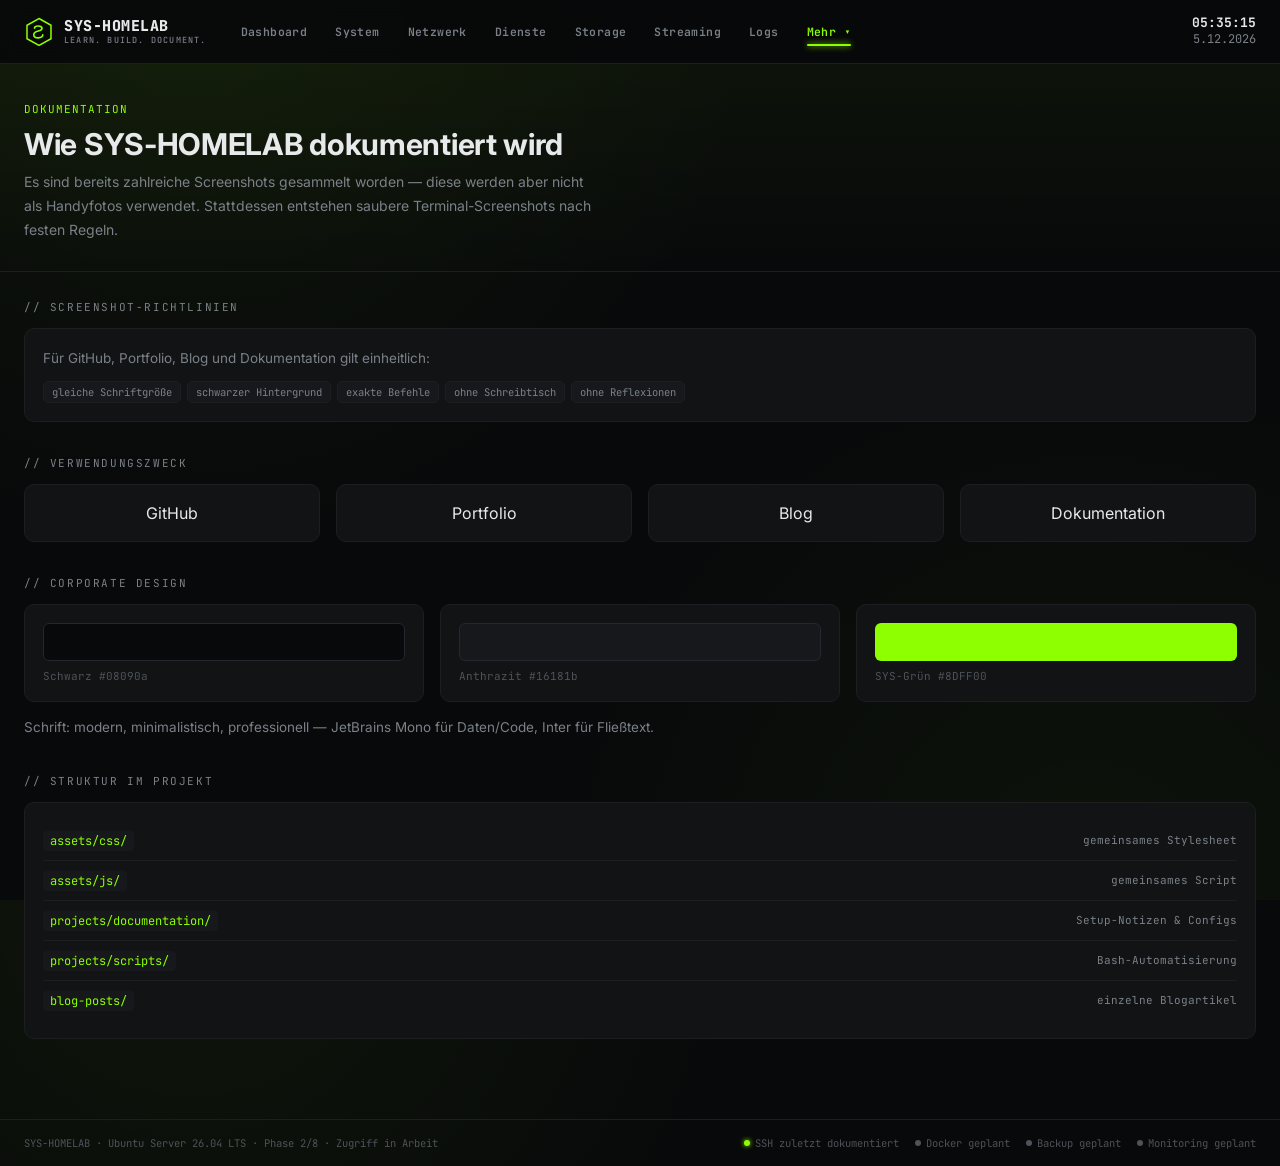
<file: dokumentation.html>
<!DOCTYPE html>
<html lang="de">
<head>
<meta charset="UTF-8">
<meta name="viewport" content="width=device-width, initial-scale=1.0">
<title>Dokumentation — SYS-HOMELAB</title>
<link rel="stylesheet" href="assets/css/sys-homelab.css">
</head>
<body>

<header class="topnav">
  <a href="index.html" class="brand">
    <svg class="brand-icon" viewBox="0 0 40 40" fill="none" xmlns="http://www.w3.org/2000/svg">
      <path d="M20 2L36 11V29L20 38L4 29V11L20 2Z" stroke="#8dff00" stroke-width="2"/>
      <path d="M14 15c0-2 2-3 5-3s5 1.4 5 3.2c0 4.6-11 2.4-11 8.4 0 2.3 2.3 4.2 6 4.2s6-1.6 6-4" stroke="#8dff00" stroke-width="2.2" stroke-linecap="round" fill="none"/>
    </svg>
    <span class="brand-text">SYS-HOMELAB<small>LEARN. BUILD. DOCUMENT.</small></span>
  </a>
  <nav class="navlinks" id="navlinks">
    <a href="dashboard.html">Dashboard</a>
    <a href="system.html">System</a>
    <a href="netzwerk.html">Netzwerk</a>
    <a href="dienste.html">Dienste</a>
    <a href="storage.html">Storage</a>
    <a href="streaming.html">Streaming</a>
    <a href="logs.html">Logs</a>
    <div class="dropdown">
      <button class="dropdown-toggle active" type="button" aria-haspopup="true" aria-expanded="false">Mehr ▾</button>
      <div class="dropdown-menu">
        <a href="projekt.html">Projekt</a>
        <a href="dokumentation.html" class="active">Dokumentation</a>
        <a href="roadmap.html">Roadmap</a>
        <a href="blog.html">Blog</a>
        <a href="ueber-mich.html">Über mich</a>
      </div>
    </div>
  </nav>
  <div class="nav-right">
    <div class="nav-clock"><b id="clockTime">--:--:--</b><span id="clockDate">--.--.----</span></div>
  </div>
  <button class="nav-burger" id="navBurger" aria-label="Menü">☰</button>
</header>

<div class="page-hero">
  <div class="crumb">DOKUMENTATION</div>
  <h1>Wie SYS-HOMELAB dokumentiert wird</h1>
  <p>Es sind bereits zahlreiche Screenshots gesammelt worden — diese werden aber nicht als Handyfotos verwendet. Stattdessen entstehen saubere Terminal-Screenshots nach festen Regeln.</p>
</div>

<div class="content">

  <div class="section-title">// Screenshot-Richtlinien</div>
  <div class="card">
    <p class="desc">Für GitHub, Portfolio, Blog und Dokumentation gilt einheitlich:</p>
    <div class="tag-row">
      <span class="tag">gleiche Schriftgröße</span>
      <span class="tag">schwarzer Hintergrund</span>
      <span class="tag">exakte Befehle</span>
      <span class="tag">ohne Schreibtisch</span>
      <span class="tag">ohne Reflexionen</span>
    </div>
  </div>

  <div class="section-title">// Verwendungszweck</div>
  <div class="grid grid-4">
    <div class="card" style="text-align:center;">GitHub</div>
    <div class="card" style="text-align:center;">Portfolio</div>
    <div class="card" style="text-align:center;">Blog</div>
    <div class="card" style="text-align:center;">Dokumentation</div>
  </div>

  <div class="section-title">// Corporate Design</div>
  <div class="grid grid-3">
    <div class="card"><div style="width:100%; height:38px; border-radius:6px; background:#08090a; border:1px solid var(--border);"></div><div class="hint" style="margin-top:8px;">Schwarz #08090a</div></div>
    <div class="card"><div style="width:100%; height:38px; border-radius:6px; background:#16181b; border:1px solid var(--border);"></div><div class="hint" style="margin-top:8px;">Anthrazit #16181b</div></div>
    <div class="card"><div style="width:100%; height:38px; border-radius:6px; background:#8dff00;"></div><div class="hint" style="margin-top:8px;">SYS-Grün #8DFF00</div></div>
  </div>
  <p class="desc" style="margin-top:14px;">Schrift: modern, minimalistisch, professionell — JetBrains Mono für Daten/Code, Inter für Fließtext.</p>

  <div class="section-title">// Struktur im Projekt</div>
  <div class="card">
    <div class="row-list">
      <div class="row"><span><code>assets/css/</code></span><span class="row-meta">gemeinsames Stylesheet</span></div>
      <div class="row"><span><code>assets/js/</code></span><span class="row-meta">gemeinsames Script</span></div>
      <div class="row"><span><code>projects/documentation/</code></span><span class="row-meta">Setup-Notizen &amp; Configs</span></div>
      <div class="row"><span><code>projects/scripts/</code></span><span class="row-meta">Bash-Automatisierung</span></div>
      <div class="row"><span><code>blog-posts/</code></span><span class="row-meta">einzelne Blogartikel</span></div>
    </div>
  </div>

</div>

<footer class="sitefooter">
  <div>SYS-HOMELAB · Ubuntu Server 26.04 LTS · Phase 2/8 · Zugriff in Arbeit</div>
  <div class="fstatus">
    <span><span class="fdot on"></span>SSH zuletzt dokumentiert</span>
    <span><span class="fdot"></span>Docker geplant</span>
    <span><span class="fdot"></span>Backup geplant</span>
    <span><span class="fdot"></span>Monitoring geplant</span>
  </div>
</footer>

<script src="assets/js/sys-homelab.js"></script>
</body>
</html>
</file>
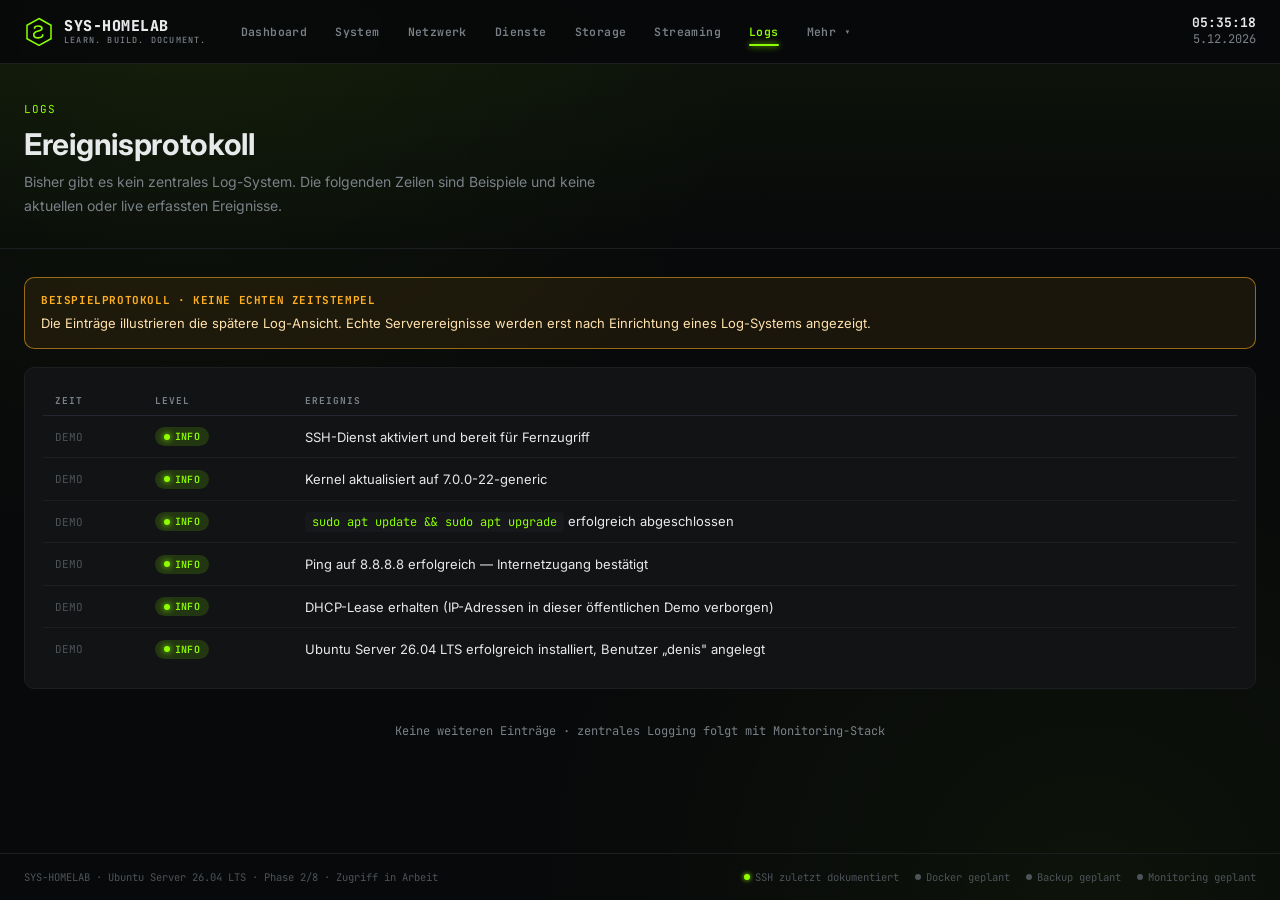
<file: logs.html>
<!DOCTYPE html>
<html lang="de">
<head>
<meta charset="UTF-8">
<meta name="viewport" content="width=device-width, initial-scale=1.0">
<title>Logs — SYS-HOMELAB</title>
<link rel="stylesheet" href="assets/css/sys-homelab.css">
</head>
<body>

<header class="topnav">
  <a href="index.html" class="brand">
    <svg class="brand-icon" viewBox="0 0 40 40" fill="none" xmlns="http://www.w3.org/2000/svg">
      <path d="M20 2L36 11V29L20 38L4 29V11L20 2Z" stroke="#8dff00" stroke-width="2"/>
      <path d="M14 15c0-2 2-3 5-3s5 1.4 5 3.2c0 4.6-11 2.4-11 8.4 0 2.3 2.3 4.2 6 4.2s6-1.6 6-4" stroke="#8dff00" stroke-width="2.2" stroke-linecap="round" fill="none"/>
    </svg>
    <span class="brand-text">SYS-HOMELAB<small>LEARN. BUILD. DOCUMENT.</small></span>
  </a>
  <nav class="navlinks" id="navlinks">
    <a href="dashboard.html">Dashboard</a>
    <a href="system.html">System</a>
    <a href="netzwerk.html">Netzwerk</a>
    <a href="dienste.html">Dienste</a>
    <a href="storage.html">Storage</a>
    <a href="streaming.html">Streaming</a>
    <a href="logs.html" class="active">Logs</a>
    <div class="dropdown">
      <button class="dropdown-toggle" type="button" aria-haspopup="true" aria-expanded="false">Mehr ▾</button>
      <div class="dropdown-menu">
        <a href="projekt.html">Projekt</a>
        <a href="dokumentation.html">Dokumentation</a>
        <a href="roadmap.html">Roadmap</a>
        <a href="blog.html">Blog</a>
        <a href="ueber-mich.html">Über mich</a>
      </div>
    </div>
  </nav>
  <div class="nav-right">
    <div class="nav-clock"><b id="clockTime">--:--:--</b><span id="clockDate">--.--.----</span></div>
  </div>
  <button class="nav-burger" id="navBurger" aria-label="Menü">☰</button>
</header>

<div class="page-hero">
  <div class="crumb">LOGS</div>
  <h1>Ereignisprotokoll</h1>
  <p>Bisher gibt es kein zentrales Log-System. Die folgenden Zeilen sind Beispiele und keine aktuellen oder live erfassten Ereignisse.</p>
</div>

<div class="content">
  <div class="data-note"><strong>BEISPIELPROTOKOLL · KEINE ECHTEN ZEITSTEMPEL</strong>Die Einträge illustrieren die spätere Log-Ansicht. Echte Serverereignisse werden erst nach Einrichtung eines Log-Systems angezeigt.</div>
  <div class="card">
    <table>
      <tr><th>Zeit</th><th>Level</th><th>Ereignis</th></tr>
      <tr><td class="hint">DEMO</td><td><span class="status-pill status-online"><span class="sd"></span>INFO</span></td><td>SSH-Dienst aktiviert und bereit für Fernzugriff</td></tr>
      <tr><td class="hint">DEMO</td><td><span class="status-pill status-online"><span class="sd"></span>INFO</span></td><td>Kernel aktualisiert auf 7.0.0-22-generic</td></tr>
      <tr><td class="hint">DEMO</td><td><span class="status-pill status-online"><span class="sd"></span>INFO</span></td><td><code>sudo apt update &amp;&amp; sudo apt upgrade</code> erfolgreich abgeschlossen</td></tr>
      <tr><td class="hint">DEMO</td><td><span class="status-pill status-online"><span class="sd"></span>INFO</span></td><td>Ping auf 8.8.8.8 erfolgreich — Internetzugang bestätigt</td></tr>
      <tr><td class="hint">DEMO</td><td><span class="status-pill status-online"><span class="sd"></span>INFO</span></td><td>DHCP-Lease erhalten (IP-Adressen in dieser öffentlichen Demo verborgen)</td></tr>
      <tr><td class="hint">DEMO</td><td><span class="status-pill status-online"><span class="sd"></span>INFO</span></td><td>Ubuntu Server 26.04 LTS erfolgreich installiert, Benutzer „denis" angelegt</td></tr>
    </table>
  </div>
  <p class="empty">Keine weiteren Einträge · zentrales Logging folgt mit Monitoring-Stack</p>
</div>

<footer class="sitefooter">
  <div>SYS-HOMELAB · Ubuntu Server 26.04 LTS · Phase 2/8 · Zugriff in Arbeit</div>
  <div class="fstatus">
    <span><span class="fdot on"></span>SSH zuletzt dokumentiert</span>
    <span><span class="fdot"></span>Docker geplant</span>
    <span><span class="fdot"></span>Backup geplant</span>
    <span><span class="fdot"></span>Monitoring geplant</span>
  </div>
</footer>

<script src="assets/js/sys-homelab.js"></script>
</body>
</html>
</file>
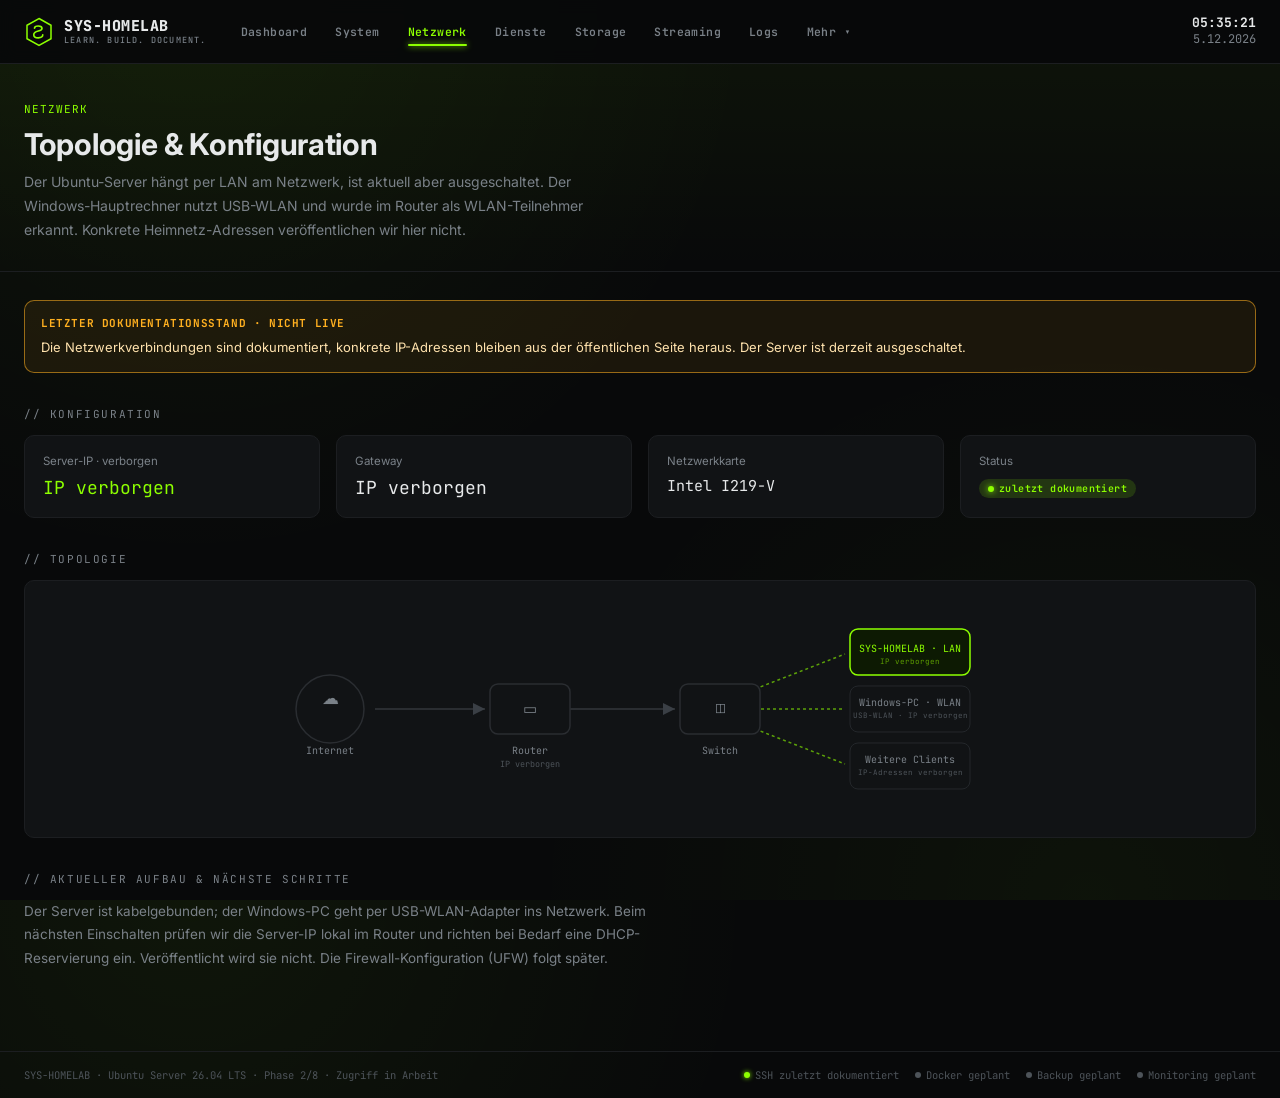
<file: netzwerk.html>
<!DOCTYPE html>
<html lang="de">
<head>
<meta charset="UTF-8">
<meta name="viewport" content="width=device-width, initial-scale=1.0">
<title>Netzwerk — SYS-HOMELAB</title>
<link rel="stylesheet" href="assets/css/sys-homelab.css">
</head>
<body>

<header class="topnav">
  <a href="index.html" class="brand">
    <svg class="brand-icon" viewBox="0 0 40 40" fill="none" xmlns="http://www.w3.org/2000/svg">
      <path d="M20 2L36 11V29L20 38L4 29V11L20 2Z" stroke="#8dff00" stroke-width="2"/>
      <path d="M14 15c0-2 2-3 5-3s5 1.4 5 3.2c0 4.6-11 2.4-11 8.4 0 2.3 2.3 4.2 6 4.2s6-1.6 6-4" stroke="#8dff00" stroke-width="2.2" stroke-linecap="round" fill="none"/>
    </svg>
    <span class="brand-text">SYS-HOMELAB<small>LEARN. BUILD. DOCUMENT.</small></span>
  </a>
  <nav class="navlinks" id="navlinks">
    <a href="dashboard.html">Dashboard</a>
    <a href="system.html">System</a>
    <a href="netzwerk.html" class="active">Netzwerk</a>
    <a href="dienste.html">Dienste</a>
    <a href="storage.html">Storage</a>
    <a href="streaming.html">Streaming</a>
    <a href="logs.html">Logs</a>
    <div class="dropdown">
      <button class="dropdown-toggle" type="button" aria-haspopup="true" aria-expanded="false">Mehr ▾</button>
      <div class="dropdown-menu">
        <a href="projekt.html">Projekt</a>
        <a href="dokumentation.html">Dokumentation</a>
        <a href="roadmap.html">Roadmap</a>
        <a href="blog.html">Blog</a>
        <a href="ueber-mich.html">Über mich</a>
      </div>
    </div>
  </nav>
  <div class="nav-right">
    <div class="nav-clock"><b id="clockTime">--:--:--</b><span id="clockDate">--.--.----</span></div>
  </div>
  <button class="nav-burger" id="navBurger" aria-label="Menü">☰</button>
</header>

<div class="page-hero">
  <div class="crumb">NETZWERK</div>
  <h1>Topologie &amp; Konfiguration</h1>
  <p>Der Ubuntu-Server hängt per LAN am Netzwerk, ist aktuell aber ausgeschaltet. Der Windows-Hauptrechner nutzt USB-WLAN und wurde im Router als WLAN-Teilnehmer erkannt. Konkrete Heimnetz-Adressen veröffentlichen wir hier nicht.</p>
</div>

<div class="content">
  <div class="data-note"><strong>LETZTER DOKUMENTATIONSSTAND · NICHT LIVE</strong>Die Netzwerkverbindungen sind dokumentiert, konkrete IP-Adressen bleiben aus der öffentlichen Seite heraus. Der Server ist derzeit ausgeschaltet.</div>

  <div class="section-title">// Konfiguration</div>
  <div class="grid grid-4">
    <div class="card"><div class="row-sub">Server-IP · verborgen</div><div style="font-family:var(--mono); font-size:18px; margin-top:8px; color:var(--green);">IP verborgen</div></div>
    <div class="card"><div class="row-sub">Gateway</div><div style="font-family:var(--mono); font-size:18px; margin-top:8px;">IP verborgen</div></div>
    <div class="card"><div class="row-sub">Netzwerkkarte</div><div style="font-family:var(--mono); font-size:15px; margin-top:8px;">Intel I219-V</div></div>
    <div class="card"><div class="row-sub">Status</div><div style="margin-top:8px;"><span class="status-pill status-online"><span class="sd"></span>zuletzt dokumentiert</span></div></div>
  </div>

  <div class="section-title">// Topologie</div>
  <div class="card">
    <svg viewBox="0 0 720 220" style="width:100%; max-width:720px; height:auto; display:block; margin:0 auto;">
      <defs><marker id="arrow" markerWidth="8" markerHeight="8" refX="6" refY="3" orient="auto"><path d="M0,0 L6,3 L0,6 Z" fill="#3a3f45"/></marker></defs>
      <line x1="95" y1="110" x2="205" y2="110" stroke="#2a2d31" stroke-width="2" marker-end="url(#arrow)"/>
      <line x1="285" y1="110" x2="395" y2="110" stroke="#2a2d31" stroke-width="2" marker-end="url(#arrow)"/>
      <line x1="475" y1="90" x2="565" y2="55" stroke="#8dff00" stroke-width="1.5" stroke-dasharray="3 3" opacity=".6"/>
      <line x1="475" y1="110" x2="565" y2="110" stroke="#8dff00" stroke-width="1.5" stroke-dasharray="3 3" opacity=".6"/>
      <line x1="475" y1="130" x2="565" y2="165" stroke="#8dff00" stroke-width="1.5" stroke-dasharray="3 3" opacity=".6"/>
      <g><circle cx="50" cy="110" r="34" fill="#111315" stroke="#2a2d31" stroke-width="1.5"/><text x="50" y="105" text-anchor="middle" font-family="JetBrains Mono" font-size="17" fill="#7a8188">☁</text><text x="50" y="155" text-anchor="middle" font-family="JetBrains Mono" font-size="10" fill="#7a8188">Internet</text></g>
      <g><rect x="210" y="85" width="80" height="50" rx="8" fill="#111315" stroke="#2a2d31" stroke-width="1.5"/><text x="250" y="115" text-anchor="middle" font-family="JetBrains Mono" font-size="15" fill="#7a8188">▭</text><text x="250" y="155" text-anchor="middle" font-family="JetBrains Mono" font-size="10" fill="#7a8188">Router</text><text x="250" y="168" text-anchor="middle" font-family="JetBrains Mono" font-size="8.5" fill="#4d5359">IP verborgen</text></g>
      <g><rect x="400" y="85" width="80" height="50" rx="8" fill="#111315" stroke="#2a2d31" stroke-width="1.5"/><text x="440" y="115" text-anchor="middle" font-family="JetBrains Mono" font-size="15" fill="#7a8188">◫</text><text x="440" y="155" text-anchor="middle" font-family="JetBrains Mono" font-size="10" fill="#7a8188">Switch</text></g>
      <g><rect x="570" y="30" width="120" height="46" rx="8" fill="#0d1a03" stroke="#8dff00" stroke-width="1.5"/><text x="630" y="53" text-anchor="middle" font-family="JetBrains Mono" font-size="10" fill="#8dff00">SYS-HOMELAB · LAN</text><text x="630" y="65" text-anchor="middle" font-family="JetBrains Mono" font-size="7.5" fill="#5c9c00">IP verborgen</text></g>
      <g><rect x="570" y="87" width="120" height="46" rx="8" fill="#111315" stroke="#24272b"/><text x="630" y="107" text-anchor="middle" font-family="JetBrains Mono" font-size="10" fill="#7a8188">Windows-PC · WLAN</text><text x="630" y="119" text-anchor="middle" font-family="JetBrains Mono" font-size="7.5" fill="#4d5359">USB-WLAN · IP verborgen</text></g>
      <g><rect x="570" y="144" width="120" height="46" rx="8" fill="#111315" stroke="#24272b"/><text x="630" y="164" text-anchor="middle" font-family="JetBrains Mono" font-size="10" fill="#7a8188">Weitere Clients</text><text x="630" y="176" text-anchor="middle" font-family="JetBrains Mono" font-size="7.5" fill="#4d5359">IP-Adressen verborgen</text></g>
    </svg>
  </div>

  <div class="section-title">// Aktueller Aufbau &amp; nächste Schritte</div>
  <p class="desc">Der Server ist kabelgebunden; der Windows-PC geht per USB-WLAN-Adapter ins Netzwerk. Beim nächsten Einschalten prüfen wir die Server-IP lokal im Router und richten bei Bedarf eine DHCP-Reservierung ein. Veröffentlicht wird sie nicht. Die Firewall-Konfiguration (UFW) folgt später.</p>

</div>

<footer class="sitefooter">
  <div>SYS-HOMELAB · Ubuntu Server 26.04 LTS · Phase 2/8 · Zugriff in Arbeit</div>
  <div class="fstatus">
    <span><span class="fdot on"></span>SSH zuletzt dokumentiert</span>
    <span><span class="fdot"></span>Docker geplant</span>
    <span><span class="fdot"></span>Backup geplant</span>
    <span><span class="fdot"></span>Monitoring geplant</span>
  </div>
</footer>

<script src="assets/js/sys-homelab.js"></script>
</body>
</html>
</file>
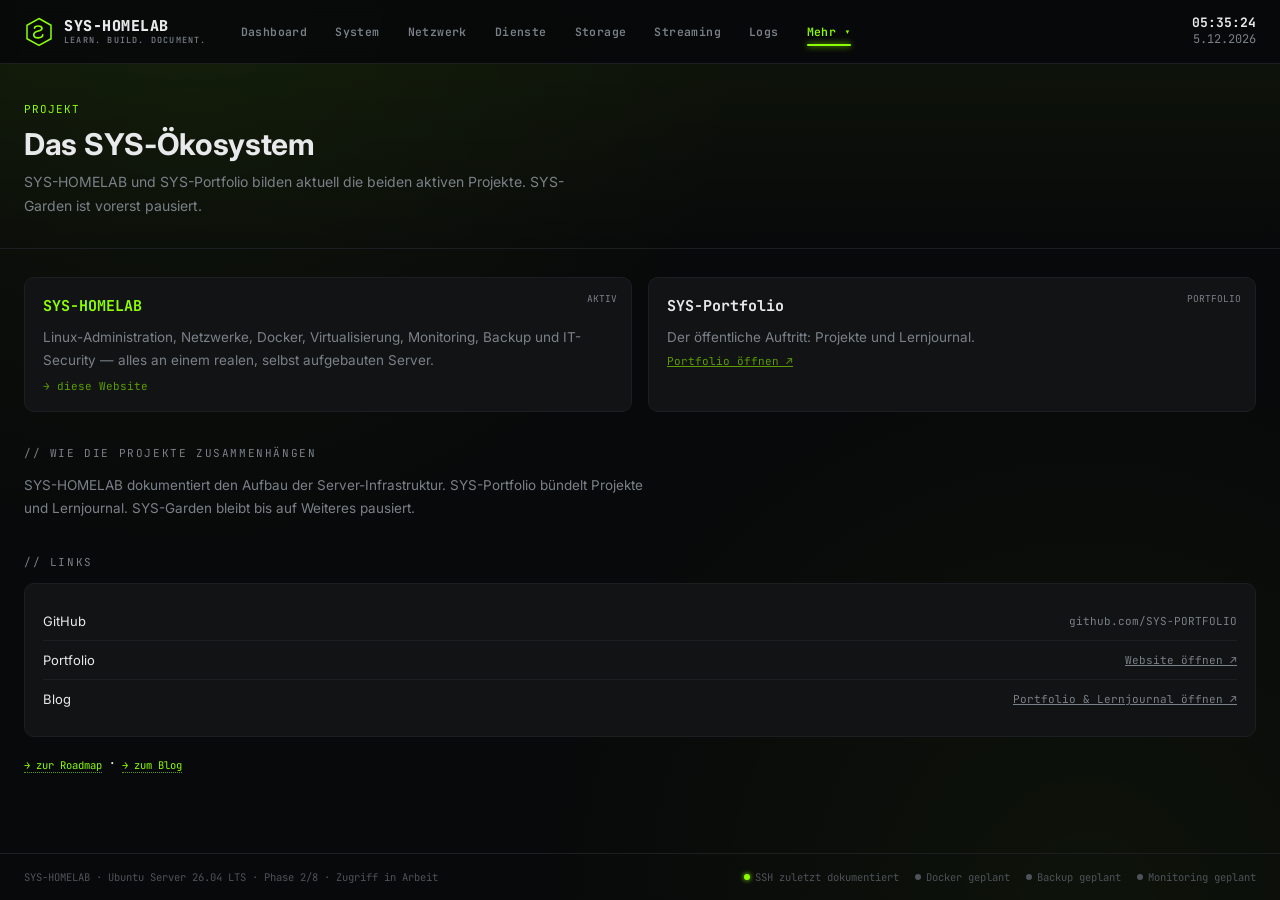
<file: projekt.html>
<!DOCTYPE html>
<html lang="de">
<head>
<meta charset="UTF-8">
<meta name="viewport" content="width=device-width, initial-scale=1.0">
<title>Projekt — SYS-HOMELAB</title>
<link rel="stylesheet" href="assets/css/sys-homelab.css">
</head>
<body>

<header class="topnav">
  <a href="index.html" class="brand">
    <svg class="brand-icon" viewBox="0 0 40 40" fill="none" xmlns="http://www.w3.org/2000/svg">
      <path d="M20 2L36 11V29L20 38L4 29V11L20 2Z" stroke="#8dff00" stroke-width="2"/>
      <path d="M14 15c0-2 2-3 5-3s5 1.4 5 3.2c0 4.6-11 2.4-11 8.4 0 2.3 2.3 4.2 6 4.2s6-1.6 6-4" stroke="#8dff00" stroke-width="2.2" stroke-linecap="round" fill="none"/>
    </svg>
    <span class="brand-text">SYS-HOMELAB<small>LEARN. BUILD. DOCUMENT.</small></span>
  </a>
  <nav class="navlinks" id="navlinks">
    <a href="dashboard.html">Dashboard</a>
    <a href="system.html">System</a>
    <a href="netzwerk.html">Netzwerk</a>
    <a href="dienste.html">Dienste</a>
    <a href="storage.html">Storage</a>
    <a href="streaming.html">Streaming</a>
    <a href="logs.html">Logs</a>
    <div class="dropdown">
      <button class="dropdown-toggle active" type="button" aria-haspopup="true" aria-expanded="false">Mehr ▾</button>
      <div class="dropdown-menu">
        <a href="projekt.html" class="active">Projekt</a>
        <a href="dokumentation.html">Dokumentation</a>
        <a href="roadmap.html">Roadmap</a>
        <a href="blog.html">Blog</a>
        <a href="ueber-mich.html">Über mich</a>
      </div>
    </div>
  </nav>
  <div class="nav-right">
    <div class="nav-clock"><b id="clockTime">--:--:--</b><span id="clockDate">--.--.----</span></div>
  </div>
  <button class="nav-burger" id="navBurger" aria-label="Menü">☰</button>
</header>

<div class="page-hero">
  <div class="crumb">PROJEKT</div>
  <h1>Das SYS-Ökosystem</h1>
  <p>SYS-HOMELAB und SYS-Portfolio bilden aktuell die beiden aktiven Projekte. SYS-Garden ist vorerst pausiert.</p>
</div>

<div class="content">

  <div class="grid grid-2">
    <div class="card eco-card"><div class="eco-tag">AKTIV</div><div class="eco-name accent">SYS-HOMELAB</div><p class="desc" style="margin-top:10px;">Linux-Administration, Netzwerke, Docker, Virtualisierung, Monitoring, Backup und IT-Security — alles an einem realen, selbst aufgebauten Server.</p><div class="eco-url">→ diese Website</div></div>
    <div class="card eco-card"><div class="eco-tag">PORTFOLIO</div><div class="eco-name">SYS-Portfolio</div><p class="desc" style="margin-top:10px;">Der öffentliche Auftritt: Projekte und Lernjournal.</p><a class="eco-url" href="https://gotzdenis.github.io/meine-website/" target="_blank" rel="noopener">Portfolio öffnen ↗</a></div>
    
  </div>

  <div class="section-title">// Wie die Projekte zusammenhängen</div>
  <p class="desc">SYS-HOMELAB dokumentiert den Aufbau der Server-Infrastruktur. SYS-Portfolio bündelt Projekte und Lernjournal. SYS-Garden bleibt bis auf Weiteres pausiert.</p>

  <div class="section-title">// Links</div>
  <div class="card">
    <div class="row-list">
      <div class="row"><span>GitHub</span><span class="row-meta">github.com/SYS-PORTFOLIO</span></div>
      <div class="row"><span>Portfolio</span><span class="row-meta"><a href="https://gotzdenis.github.io/meine-website/" target="_blank" rel="noopener">Website öffnen ↗</a></span></div>
      <div class="row"><span>Blog</span><span class="row-meta"><a href="https://gotzdenis.github.io/meine-website/" target="_blank" rel="noopener">Portfolio &amp; Lernjournal öffnen ↗</a></span></div>
      
    </div>
  </div>

  <p style="margin-top:16px;"><a href="roadmap.html" class="card-link">→ zur Roadmap</a> &nbsp;·&nbsp; <a href="blog.html" class="card-link">→ zum Blog</a></p>

</div>

<footer class="sitefooter">
  <div>SYS-HOMELAB · Ubuntu Server 26.04 LTS · Phase 2/8 · Zugriff in Arbeit</div>
  <div class="fstatus">
    <span><span class="fdot on"></span>SSH zuletzt dokumentiert</span>
    <span><span class="fdot"></span>Docker geplant</span>
    <span><span class="fdot"></span>Backup geplant</span>
    <span><span class="fdot"></span>Monitoring geplant</span>
  </div>
</footer>

<script src="assets/js/sys-homelab.js"></script>
</body>
</html>
</file>
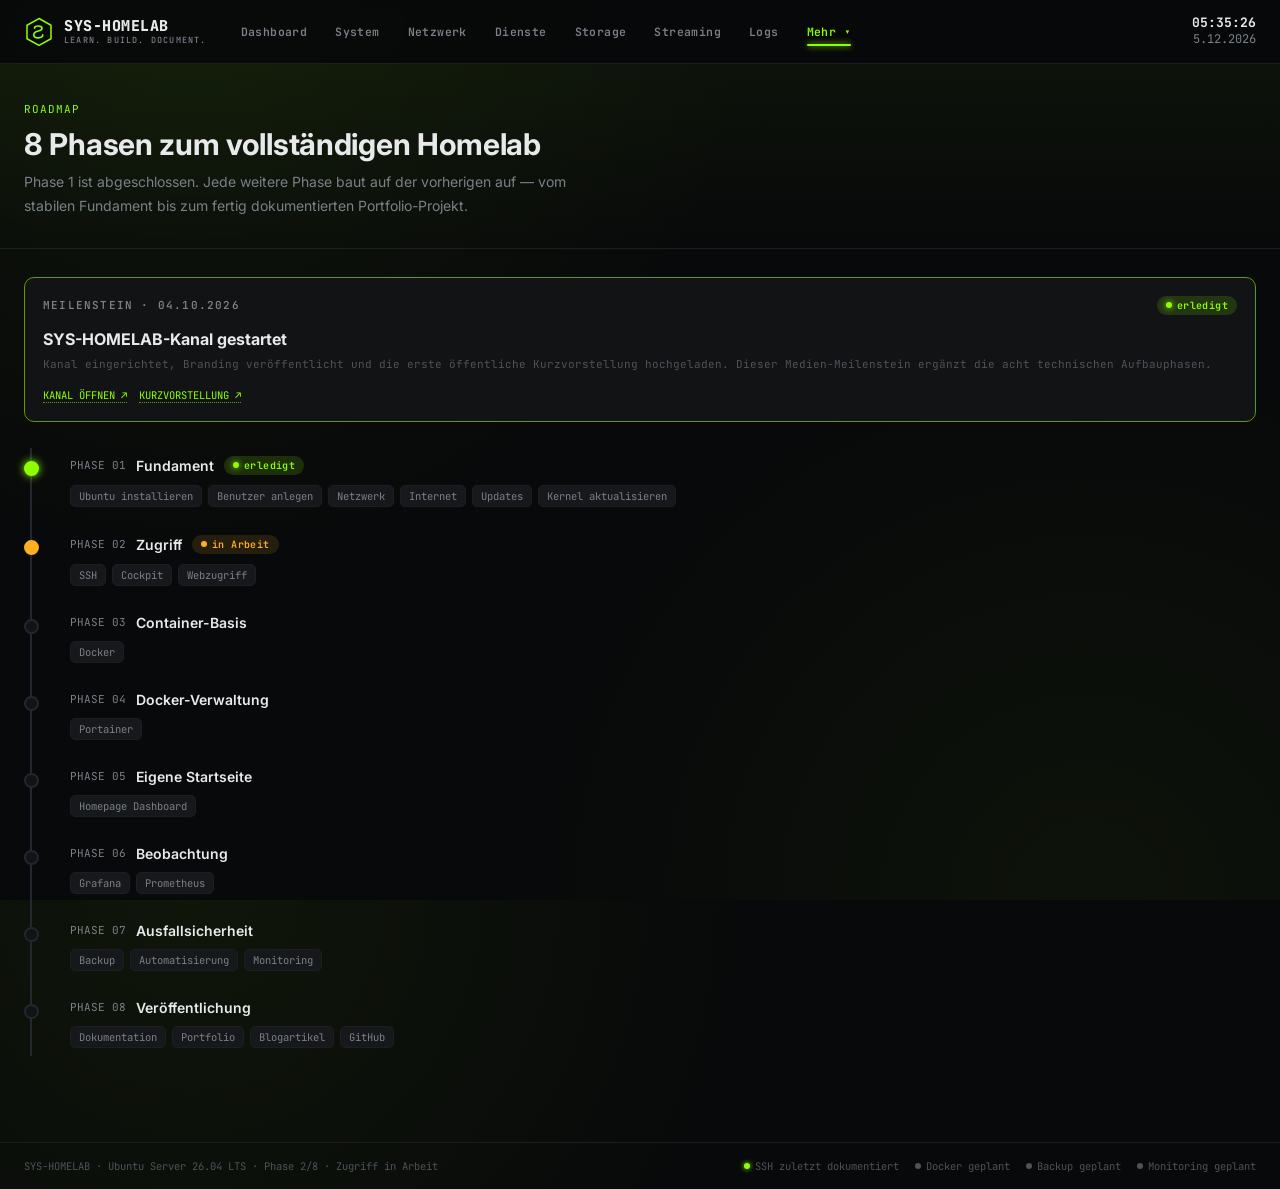
<file: roadmap.html>
<!DOCTYPE html>
<html lang="de">
<head>
<meta charset="UTF-8">
<meta name="viewport" content="width=device-width, initial-scale=1.0">
<title>Roadmap — SYS-HOMELAB</title>
<link rel="stylesheet" href="assets/css/sys-homelab.css">
</head>
<body>

<header class="topnav">
  <a href="index.html" class="brand">
    <svg class="brand-icon" viewBox="0 0 40 40" fill="none" xmlns="http://www.w3.org/2000/svg">
      <path d="M20 2L36 11V29L20 38L4 29V11L20 2Z" stroke="#8dff00" stroke-width="2"/>
      <path d="M14 15c0-2 2-3 5-3s5 1.4 5 3.2c0 4.6-11 2.4-11 8.4 0 2.3 2.3 4.2 6 4.2s6-1.6 6-4" stroke="#8dff00" stroke-width="2.2" stroke-linecap="round" fill="none"/>
    </svg>
    <span class="brand-text">SYS-HOMELAB<small>LEARN. BUILD. DOCUMENT.</small></span>
  </a>
  <nav class="navlinks" id="navlinks">
    <a href="dashboard.html">Dashboard</a>
    <a href="system.html">System</a>
    <a href="netzwerk.html">Netzwerk</a>
    <a href="dienste.html">Dienste</a>
    <a href="storage.html">Storage</a>
    <a href="streaming.html">Streaming</a>
    <a href="logs.html">Logs</a>
    <div class="dropdown">
      <button class="dropdown-toggle active" type="button" aria-haspopup="true" aria-expanded="false">Mehr ▾</button>
      <div class="dropdown-menu">
        <a href="projekt.html">Projekt</a>
        <a href="dokumentation.html">Dokumentation</a>
        <a href="roadmap.html" class="active">Roadmap</a>
        <a href="blog.html">Blog</a>
        <a href="ueber-mich.html">Über mich</a>
      </div>
    </div>
  </nav>
  <div class="nav-right">
    <div class="nav-clock"><b id="clockTime">--:--:--</b><span id="clockDate">--.--.----</span></div>
  </div>
  <button class="nav-burger" id="navBurger" aria-label="Menü">☰</button>
</header>

<div class="page-hero">
  <div class="crumb">ROADMAP</div>
  <h1>8 Phasen zum vollständigen Homelab</h1>
  <p>Phase 1 ist abgeschlossen. Jede weitere Phase baut auf der vorherigen auf — vom stabilen Fundament bis zum fertig dokumentierten Portfolio-Projekt.</p>
</div>

<div class="content">
  <div class="card" style="margin-bottom:20px;border-color:var(--green-dim);">
    <div class="card-head"><h3>MEILENSTEIN · 04.10.2026</h3><span class="status-pill status-online"><span class="sd"></span>erledigt</span></div>
    <strong>SYS-HOMELAB-Kanal gestartet</strong>
    <p class="hint" style="margin-top:8px;">Kanal eingerichtet, Branding veröffentlicht und die erste öffentliche Kurzvorstellung hochgeladen. Dieser Medien-Meilenstein ergänzt die acht technischen Aufbauphasen.</p>
    <p style="margin-top:12px;"><a class="card-link" href="https://www.youtube.com/@SYS-Homelab" target="_blank" rel="noopener noreferrer">KANAL ÖFFNEN ↗</a> &nbsp; <a class="card-link" href="https://www.youtube.com/watch?v=ihszpth6Xa0" target="_blank" rel="noopener noreferrer">KURZVORSTELLUNG ↗</a></p>
  </div>
  <div class="roadmap">
    <div class="phase done">
      <div class="phase-head"><span class="phase-num">PHASE 01</span><span class="phase-title">Fundament</span><span class="status-pill status-online"><span class="sd"></span>erledigt</span></div>
      <div class="tag-row"><span class="tag">Ubuntu installieren</span><span class="tag">Benutzer anlegen</span><span class="tag">Netzwerk</span><span class="tag">Internet</span><span class="tag">Updates</span><span class="tag">Kernel aktualisieren</span></div>
    </div>
    <div class="phase active">
      <div class="phase-head"><span class="phase-num">PHASE 02</span><span class="phase-title">Zugriff</span><span class="status-pill status-warn"><span class="sd"></span>in Arbeit</span></div>
      <div class="tag-row"><span class="tag">SSH</span><span class="tag">Cockpit</span><span class="tag">Webzugriff</span></div>
    </div>
    <div class="phase">
      <div class="phase-head"><span class="phase-num">PHASE 03</span><span class="phase-title">Container-Basis</span></div>
      <div class="tag-row"><span class="tag">Docker</span></div>
    </div>
    <div class="phase">
      <div class="phase-head"><span class="phase-num">PHASE 04</span><span class="phase-title">Docker-Verwaltung</span></div>
      <div class="tag-row"><span class="tag">Portainer</span></div>
    </div>
    <div class="phase">
      <div class="phase-head"><span class="phase-num">PHASE 05</span><span class="phase-title">Eigene Startseite</span></div>
      <div class="tag-row"><span class="tag">Homepage Dashboard</span></div>
    </div>
    <div class="phase">
      <div class="phase-head"><span class="phase-num">PHASE 06</span><span class="phase-title">Beobachtung</span></div>
      <div class="tag-row"><span class="tag">Grafana</span><span class="tag">Prometheus</span></div>
    </div>
    <div class="phase">
      <div class="phase-head"><span class="phase-num">PHASE 07</span><span class="phase-title">Ausfallsicherheit</span></div>
      <div class="tag-row"><span class="tag">Backup</span><span class="tag">Automatisierung</span><span class="tag">Monitoring</span></div>
    </div>
    <div class="phase">
      <div class="phase-head"><span class="phase-num">PHASE 08</span><span class="phase-title">Veröffentlichung</span></div>
      <div class="tag-row"><span class="tag">Dokumentation</span><span class="tag">Portfolio</span><span class="tag">Blogartikel</span><span class="tag">GitHub</span></div>
    </div>
  </div>
</div>

<footer class="sitefooter">
  <div>SYS-HOMELAB · Ubuntu Server 26.04 LTS · Phase 2/8 · Zugriff in Arbeit</div>
  <div class="fstatus">
    <span><span class="fdot on"></span>SSH zuletzt dokumentiert</span>
    <span><span class="fdot"></span>Docker geplant</span>
    <span><span class="fdot"></span>Backup geplant</span>
    <span><span class="fdot"></span>Monitoring geplant</span>
  </div>
</footer>

<script src="assets/js/sys-homelab.js"></script>
</body>
</html>
</file>
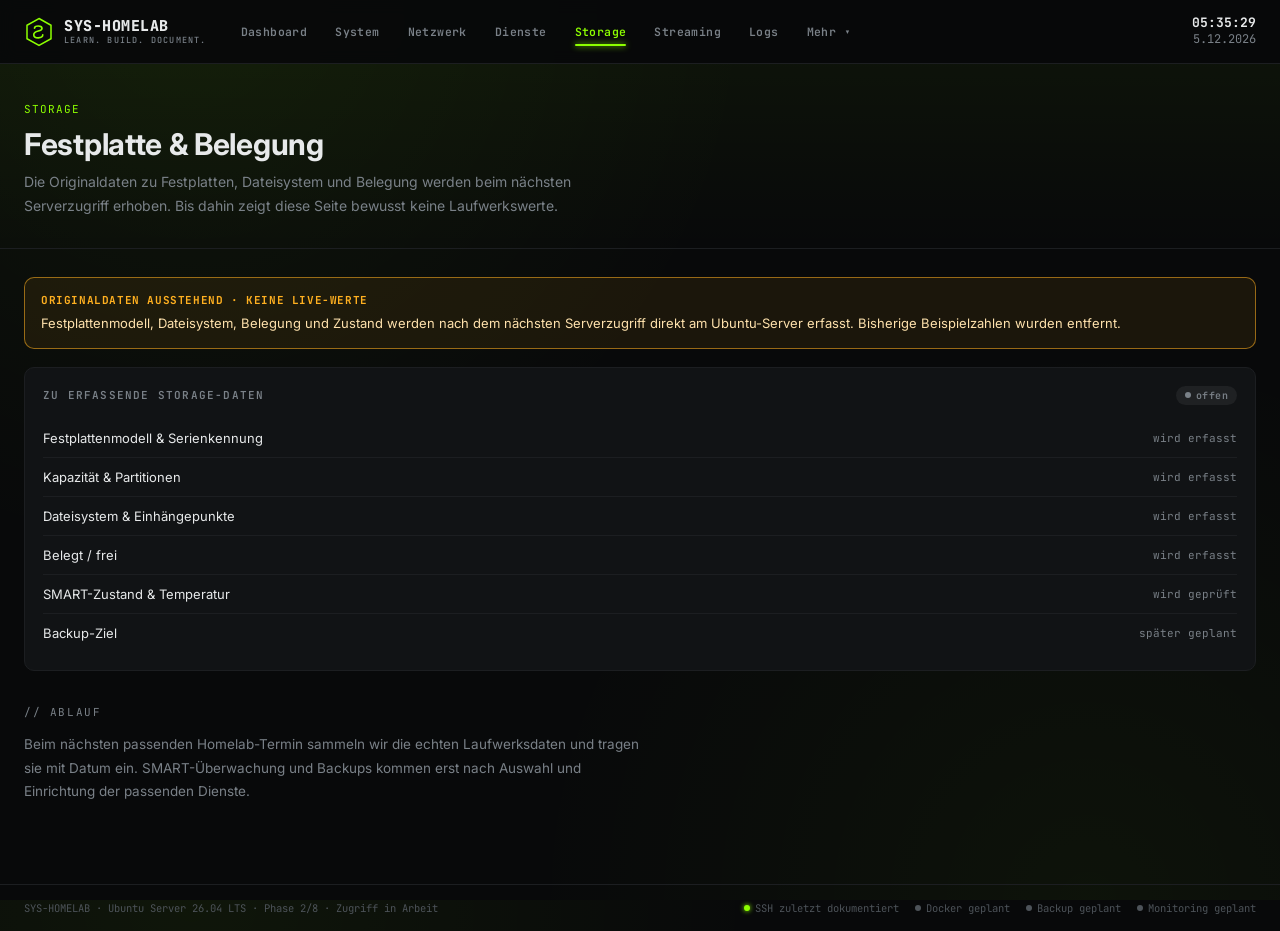
<file: storage.html>
<!DOCTYPE html>
<html lang="de">
<head>
<meta charset="UTF-8">
<meta name="viewport" content="width=device-width, initial-scale=1.0">
<title>Storage — SYS-HOMELAB</title>
<link rel="stylesheet" href="assets/css/sys-homelab.css">
</head>
<body>

<header class="topnav">
  <a href="index.html" class="brand">
    <svg class="brand-icon" viewBox="0 0 40 40" fill="none" xmlns="http://www.w3.org/2000/svg">
      <path d="M20 2L36 11V29L20 38L4 29V11L20 2Z" stroke="#8dff00" stroke-width="2"/>
      <path d="M14 15c0-2 2-3 5-3s5 1.4 5 3.2c0 4.6-11 2.4-11 8.4 0 2.3 2.3 4.2 6 4.2s6-1.6 6-4" stroke="#8dff00" stroke-width="2.2" stroke-linecap="round" fill="none"/>
    </svg>
    <span class="brand-text">SYS-HOMELAB<small>LEARN. BUILD. DOCUMENT.</small></span>
  </a>
  <nav class="navlinks" id="navlinks">
    <a href="dashboard.html">Dashboard</a>
    <a href="system.html">System</a>
    <a href="netzwerk.html">Netzwerk</a>
    <a href="dienste.html">Dienste</a>
    <a href="storage.html" class="active">Storage</a>
    <a href="streaming.html">Streaming</a>
    <a href="logs.html">Logs</a>
    <div class="dropdown">
      <button class="dropdown-toggle" type="button" aria-haspopup="true" aria-expanded="false">Mehr ▾</button>
      <div class="dropdown-menu">
        <a href="projekt.html">Projekt</a>
        <a href="dokumentation.html">Dokumentation</a>
        <a href="roadmap.html">Roadmap</a>
        <a href="blog.html">Blog</a>
        <a href="ueber-mich.html">Über mich</a>
      </div>
    </div>
  </nav>
  <div class="nav-right">
    <div class="nav-clock"><b id="clockTime">--:--:--</b><span id="clockDate">--.--.----</span></div>
  </div>
  <button class="nav-burger" id="navBurger" aria-label="Menü">☰</button>
</header>

<div class="page-hero">
  <div class="crumb">STORAGE</div>
  <h1>Festplatte &amp; Belegung</h1>
  <p>Die Originaldaten zu Festplatten, Dateisystem und Belegung werden beim nächsten Serverzugriff erhoben. Bis dahin zeigt diese Seite bewusst keine Laufwerkswerte.</p>
</div>

<div class="content">
  <div class="data-note"><strong>ORIGINALDATEN AUSSTEHEND · KEINE LIVE-WERTE</strong>Festplattenmodell, Dateisystem, Belegung und Zustand werden nach dem nächsten Serverzugriff direkt am Ubuntu-Server erfasst. Bisherige Beispielzahlen wurden entfernt.</div>
  <div class="card">
    <div class="card-head"><h3>Zu erfassende Storage-Daten</h3><span class="status-pill status-planned"><span class="sd"></span>offen</span></div>
    <div class="row-list">
      <div class="row"><span>Festplattenmodell &amp; Serienkennung</span><span class="row-meta">wird erfasst</span></div>
      <div class="row"><span>Kapazität &amp; Partitionen</span><span class="row-meta">wird erfasst</span></div>
      <div class="row"><span>Dateisystem &amp; Einhängepunkte</span><span class="row-meta">wird erfasst</span></div>
      <div class="row"><span>Belegt / frei</span><span class="row-meta">wird erfasst</span></div>
      <div class="row"><span>SMART-Zustand &amp; Temperatur</span><span class="row-meta">wird geprüft</span></div>
      <div class="row"><span>Backup-Ziel</span><span class="row-meta">später geplant</span></div>
    </div>
  </div>
  <div class="section-title">// Ablauf</div>
  <p class="desc">Beim nächsten passenden Homelab-Termin sammeln wir die echten Laufwerksdaten und tragen sie mit Datum ein. SMART-Überwachung und Backups kommen erst nach Auswahl und Einrichtung der passenden Dienste.</p>
</div>
<footer class="sitefooter">
  <div>SYS-HOMELAB · Ubuntu Server 26.04 LTS · Phase 2/8 · Zugriff in Arbeit</div>
  <div class="fstatus">
    <span><span class="fdot on"></span>SSH zuletzt dokumentiert</span>
    <span><span class="fdot"></span>Docker geplant</span>
    <span><span class="fdot"></span>Backup geplant</span>
    <span><span class="fdot"></span>Monitoring geplant</span>
  </div>
</footer>

<script src="assets/js/sys-homelab.js"></script>
</body>
</html>
</file>
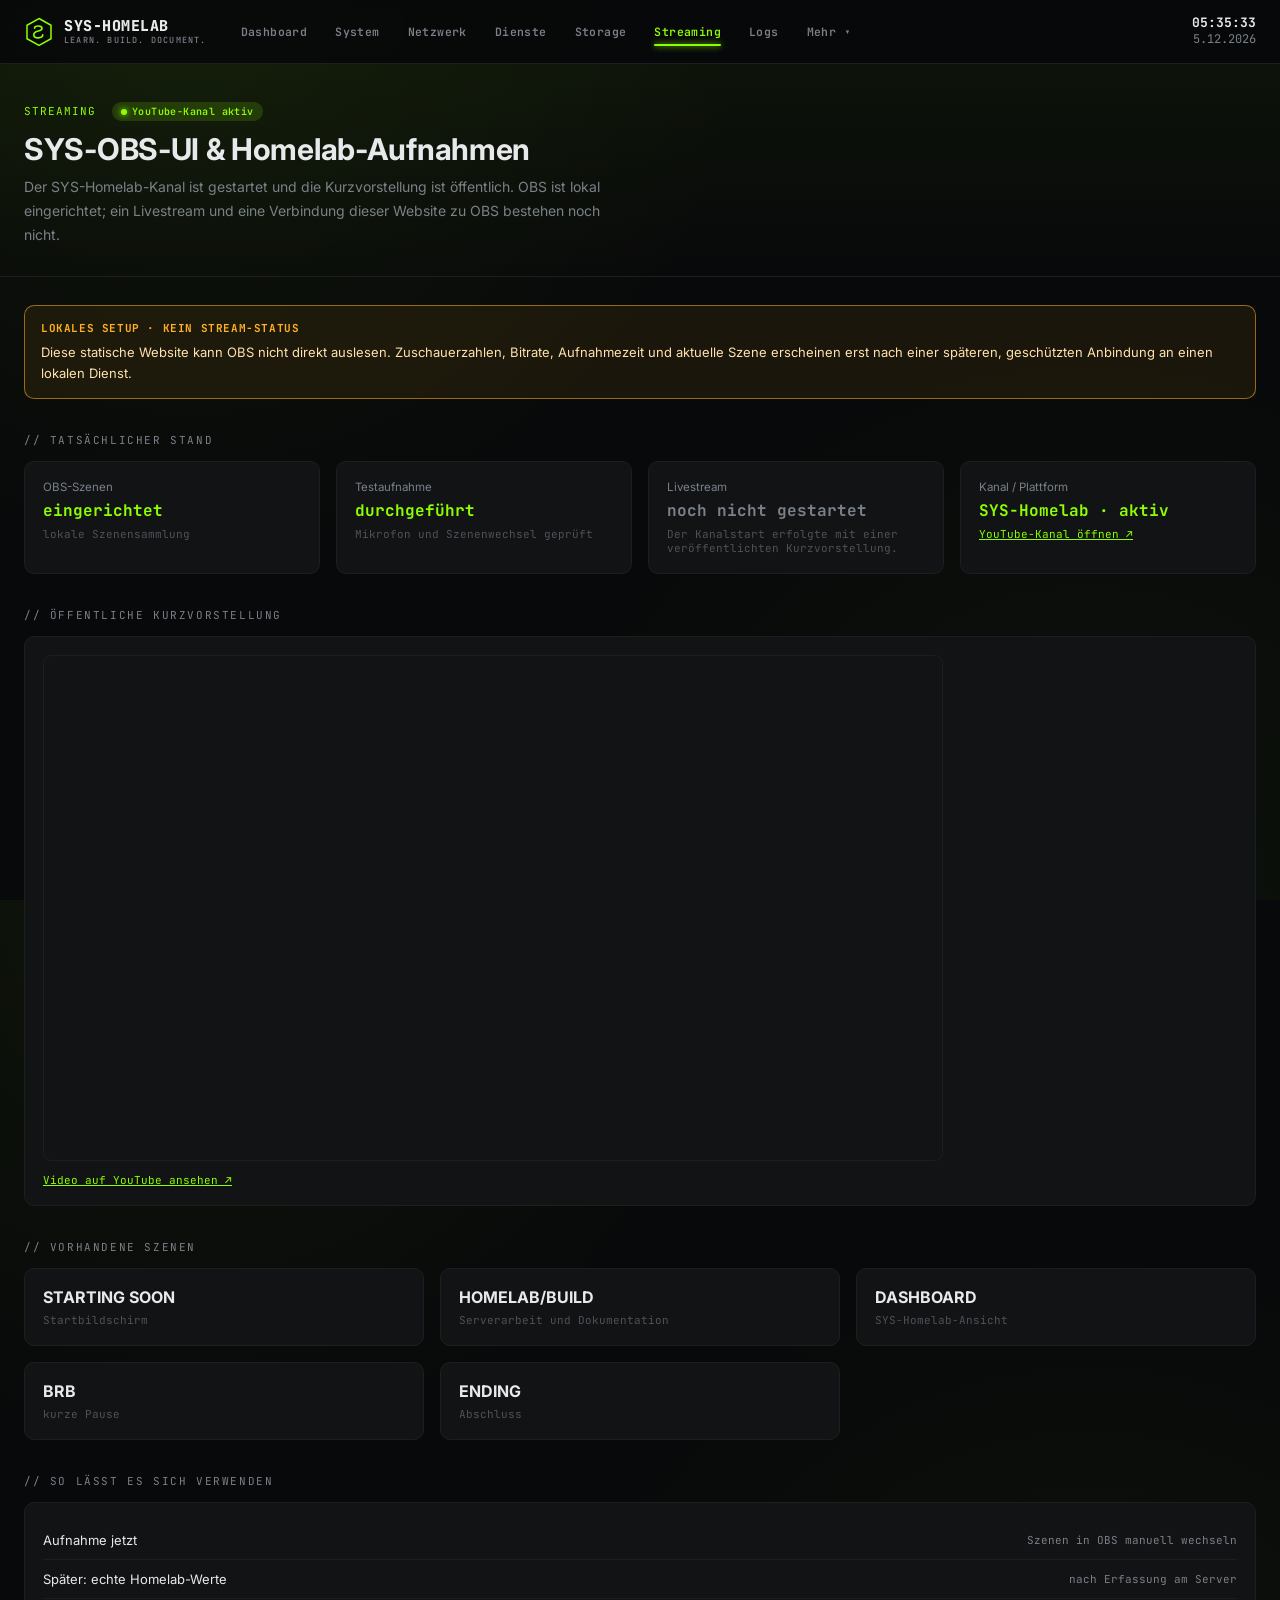
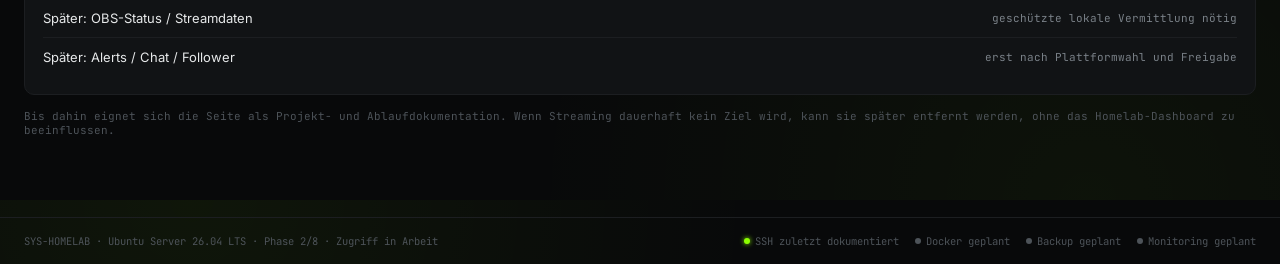
<file: streaming.html>
<!DOCTYPE html>
<html lang="de">
<head>
<meta charset="UTF-8">
<meta name="viewport" content="width=device-width, initial-scale=1.0">
<title>Streaming — SYS-HOMELAB</title>
<link rel="stylesheet" href="assets/css/sys-homelab.css">
</head>
<body>

<header class="topnav">
  <a href="index.html" class="brand">
    <svg class="brand-icon" viewBox="0 0 40 40" fill="none" xmlns="http://www.w3.org/2000/svg">
      <path d="M20 2L36 11V29L20 38L4 29V11L20 2Z" stroke="#8dff00" stroke-width="2"/>
      <path d="M14 15c0-2 2-3 5-3s5 1.4 5 3.2c0 4.6-11 2.4-11 8.4 0 2.3 2.3 4.2 6 4.2s6-1.6 6-4" stroke="#8dff00" stroke-width="2.2" stroke-linecap="round" fill="none"/>
    </svg>
    <span class="brand-text">SYS-HOMELAB<small>LEARN. BUILD. DOCUMENT.</small></span>
  </a>
  <nav class="navlinks" id="navlinks">
    <a href="dashboard.html">Dashboard</a>
    <a href="system.html">System</a>
    <a href="netzwerk.html">Netzwerk</a>
    <a href="dienste.html">Dienste</a>
    <a href="storage.html">Storage</a>
    <a href="streaming.html" class="active">Streaming</a>
    <a href="logs.html">Logs</a>
    <div class="dropdown">
      <button class="dropdown-toggle" type="button" aria-haspopup="true" aria-expanded="false">Mehr ▾</button>
      <div class="dropdown-menu">
        <a href="projekt.html">Projekt</a>
        <a href="dokumentation.html">Dokumentation</a>
        <a href="roadmap.html">Roadmap</a>
        <a href="blog.html">Blog</a>
        <a href="ueber-mich.html">Über mich</a>
      </div>
    </div>
  </nav>
  <div class="nav-right">
    <div class="nav-clock"><b id="clockTime">--:--:--</b><span id="clockDate">--.--.----</span></div>
  </div>
  <button class="nav-burger" id="navBurger" aria-label="Menü">☰</button>
</header>

<div class="page-hero">
  <div class="crumb">STREAMING <span class="status-pill status-online" style="margin-left:8px;"><span class="sd"></span>YouTube-Kanal aktiv</span></div>
  <h1>SYS-OBS-UI &amp; Homelab-Aufnahmen</h1>
  <p>Der SYS-Homelab-Kanal ist gestartet und die Kurzvorstellung ist öffentlich. OBS ist lokal eingerichtet; ein Livestream und eine Verbindung dieser Website zu OBS bestehen noch nicht.</p>
</div>

<div class="content">
  <div class="data-note"><strong>LOKALES SETUP · KEIN STREAM-STATUS</strong>Diese statische Website kann OBS nicht direkt auslesen. Zuschauerzahlen, Bitrate, Aufnahmezeit und aktuelle Szene erscheinen erst nach einer späteren, geschützten Anbindung an einen lokalen Dienst.</div>

  <div class="section-title">// Tatsächlicher Stand</div>
  <div class="grid grid-4">
    <div class="card"><div class="row-sub">OBS-Szenen</div><div style="font-family:var(--mono);font-weight:700;font-size:16px;margin-top:6px;color:var(--green);">eingerichtet</div><p class="hint" style="margin-top:6px;">lokale Szenensammlung</p></div>
    <div class="card"><div class="row-sub">Testaufnahme</div><div style="font-family:var(--mono);font-weight:700;font-size:16px;margin-top:6px;color:var(--green);">durchgeführt</div><p class="hint" style="margin-top:6px;">Mikrofon und Szenenwechsel geprüft</p></div>
    <div class="card"><div class="row-sub">Livestream</div><div style="font-family:var(--mono);font-weight:700;font-size:16px;margin-top:6px;color:var(--muted);">noch nicht gestartet</div><p class="hint" style="margin-top:6px;">Der Kanalstart erfolgte mit einer veröffentlichten Kurzvorstellung.</p></div>
    <div class="card"><div class="row-sub">Kanal / Plattform</div><div style="font-family:var(--mono);font-weight:700;font-size:16px;margin-top:6px;color:var(--green);">SYS-Homelab · aktiv</div><p class="hint" style="margin-top:6px;"><a href="https://www.youtube.com/@SYS-Homelab" target="_blank" rel="noopener noreferrer" style="color:var(--green);">YouTube-Kanal öffnen ↗</a></p></div>
  </div>

  <div class="section-title">// Öffentliche Kurzvorstellung</div>
  <div class="card">
    <div style="position:relative;aspect-ratio:16/9;max-width:900px;overflow:hidden;border:1px solid var(--border-soft);border-radius:8px;">
      <iframe src="https://www.youtube-nocookie.com/embed/ihszpth6Xa0?rel=0" title="SYS-HOMELAB – Kurzvorstellung" loading="lazy" referrerpolicy="strict-origin-when-cross-origin" allow="accelerometer; autoplay; clipboard-write; encrypted-media; gyroscope; picture-in-picture; web-share" allowfullscreen style="position:absolute;inset:0;width:100%;height:100%;border:0;"></iframe>
    </div>
    <p class="hint" style="margin-top:12px;"><a href="https://www.youtube.com/watch?v=ihszpth6Xa0" target="_blank" rel="noopener noreferrer" style="color:var(--green);">Video auf YouTube ansehen ↗</a></p>
  </div>

  <div class="section-title">// Vorhandene Szenen</div>
  <div class="grid grid-3">
    <div class="card"><strong>STARTING SOON</strong><p class="hint" style="margin-top:6px;">Startbildschirm</p></div>
    <div class="card"><strong>HOMELAB/BUILD</strong><p class="hint" style="margin-top:6px;">Serverarbeit und Dokumentation</p></div>
    <div class="card"><strong>DASHBOARD</strong><p class="hint" style="margin-top:6px;">SYS-Homelab-Ansicht</p></div>
    <div class="card"><strong>BRB</strong><p class="hint" style="margin-top:6px;">kurze Pause</p></div>
    <div class="card"><strong>ENDING</strong><p class="hint" style="margin-top:6px;">Abschluss</p></div>
  </div>

  <div class="section-title">// So lässt es sich verwenden</div>
  <div class="card">
    <div class="row-list">
      <div class="row"><span>Aufnahme jetzt</span><span class="row-meta">Szenen in OBS manuell wechseln</span></div>
      <div class="row"><span>Später: echte Homelab-Werte</span><span class="row-meta">nach Erfassung am Server</span></div>
      <div class="row"><span>Später: OBS-Status / Streamdaten</span><span class="row-meta">geschützte lokale Vermittlung nötig</span></div>
      <div class="row"><span>Später: Alerts / Chat / Follower</span><span class="row-meta">erst nach Plattformwahl und Freigabe</span></div>
    </div>
  </div>
  <p class="hint" style="margin-top:14px;">Bis dahin eignet sich die Seite als Projekt- und Ablaufdokumentation. Wenn Streaming dauerhaft kein Ziel wird, kann sie später entfernt werden, ohne das Homelab-Dashboard zu beeinflussen.</p>
</div>
<footer class="sitefooter">
  <div>SYS-HOMELAB · Ubuntu Server 26.04 LTS · Phase 2/8 · Zugriff in Arbeit</div>
  <div class="fstatus">
    <span><span class="fdot on"></span>SSH zuletzt dokumentiert</span>
    <span><span class="fdot"></span>Docker geplant</span>
    <span><span class="fdot"></span>Backup geplant</span>
    <span><span class="fdot"></span>Monitoring geplant</span>
  </div>
</footer>

<script src="assets/js/sys-homelab.js"></script>
</body>
</html>
</file>
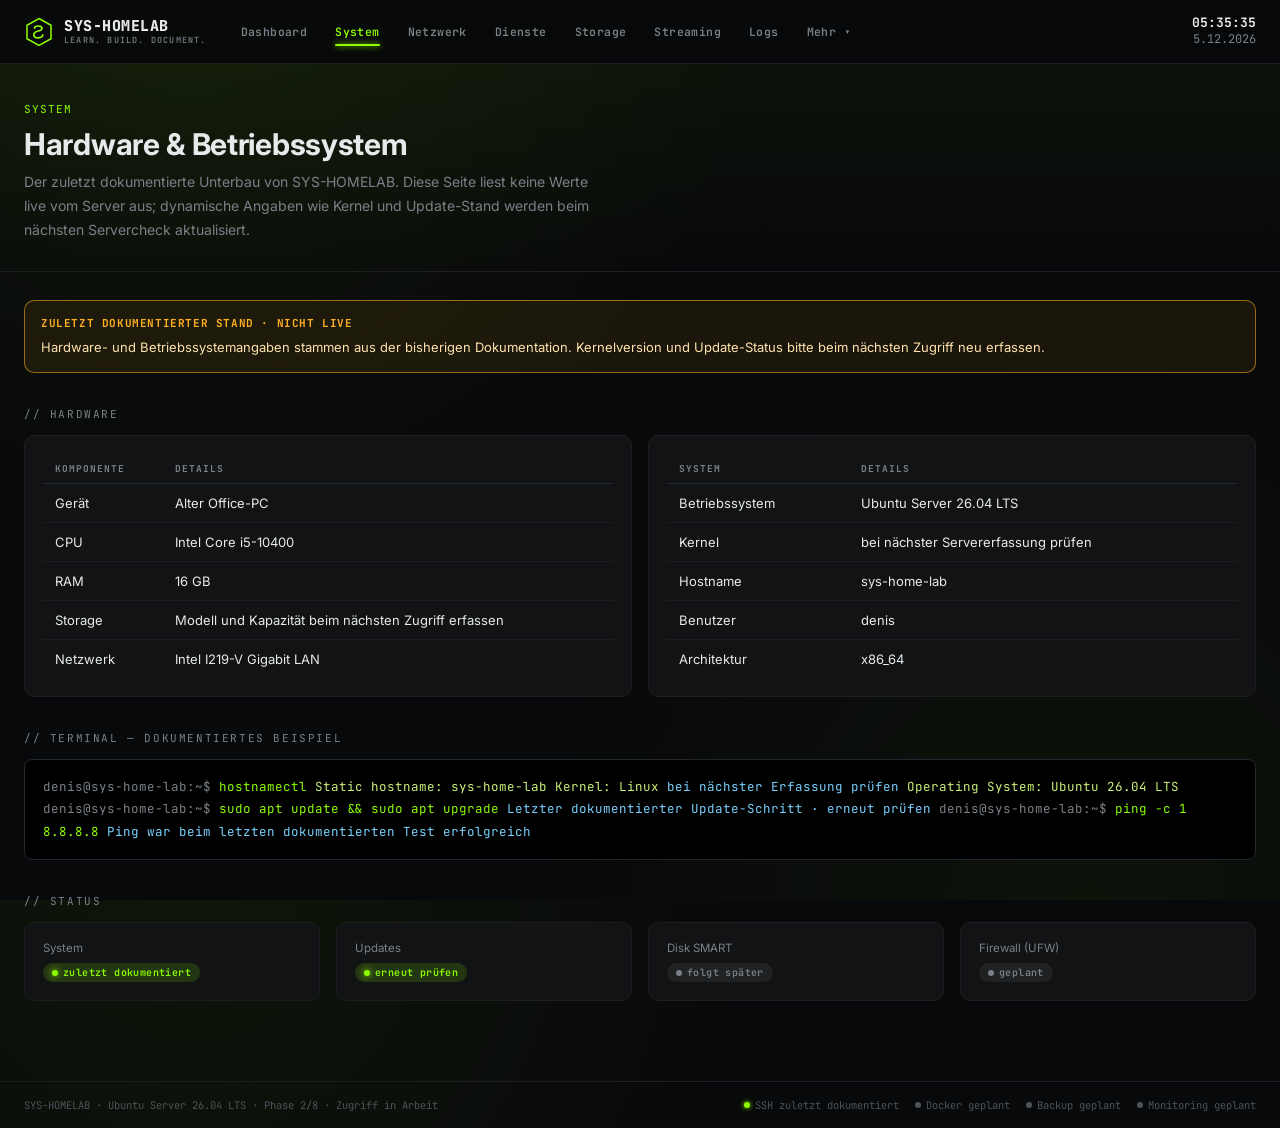
<file: system.html>
<!DOCTYPE html>
<html lang="de">
<head>
<meta charset="UTF-8">
<meta name="viewport" content="width=device-width, initial-scale=1.0">
<title>System — SYS-HOMELAB</title>
<link rel="stylesheet" href="assets/css/sys-homelab.css">
</head>
<body>

<header class="topnav">
  <a href="index.html" class="brand">
    <svg class="brand-icon" viewBox="0 0 40 40" fill="none" xmlns="http://www.w3.org/2000/svg">
      <path d="M20 2L36 11V29L20 38L4 29V11L20 2Z" stroke="#8dff00" stroke-width="2"/>
      <path d="M14 15c0-2 2-3 5-3s5 1.4 5 3.2c0 4.6-11 2.4-11 8.4 0 2.3 2.3 4.2 6 4.2s6-1.6 6-4" stroke="#8dff00" stroke-width="2.2" stroke-linecap="round" fill="none"/>
    </svg>
    <span class="brand-text">SYS-HOMELAB<small>LEARN. BUILD. DOCUMENT.</small></span>
  </a>
  <nav class="navlinks" id="navlinks">
    <a href="dashboard.html">Dashboard</a>
    <a href="system.html" class="active">System</a>
    <a href="netzwerk.html">Netzwerk</a>
    <a href="dienste.html">Dienste</a>
    <a href="storage.html">Storage</a>
    <a href="streaming.html">Streaming</a>
    <a href="logs.html">Logs</a>
    <div class="dropdown">
      <button class="dropdown-toggle" type="button" aria-haspopup="true" aria-expanded="false">Mehr ▾</button>
      <div class="dropdown-menu">
        <a href="projekt.html">Projekt</a>
        <a href="dokumentation.html">Dokumentation</a>
        <a href="roadmap.html">Roadmap</a>
        <a href="blog.html">Blog</a>
        <a href="ueber-mich.html">Über mich</a>
      </div>
    </div>
  </nav>
  <div class="nav-right">
    <div class="nav-clock"><b id="clockTime">--:--:--</b><span id="clockDate">--.--.----</span></div>
  </div>
  <button class="nav-burger" id="navBurger" aria-label="Menü">☰</button>
</header>

<div class="page-hero">
  <div class="crumb">SYSTEM</div>
  <h1>Hardware &amp; Betriebssystem</h1>
  <p>Der zuletzt dokumentierte Unterbau von SYS-HOMELAB. Diese Seite liest keine Werte live vom Server aus; dynamische Angaben wie Kernel und Update-Stand werden beim nächsten Servercheck aktualisiert.</p>
</div>

<div class="content">
  <div class="data-note"><strong>ZULETZT DOKUMENTIERTER STAND · NICHT LIVE</strong>Hardware- und Betriebssystemangaben stammen aus der bisherigen Dokumentation. Kernelversion und Update-Status bitte beim nächsten Zugriff neu erfassen.</div>

  <div class="section-title">// Hardware</div>
  <div class="two-col">
    <div class="card">
      <table>
        <tr><th>Komponente</th><th>Details</th></tr>
        <tr><td>Gerät</td><td>Alter Office-PC</td></tr>
        <tr><td>CPU</td><td>Intel Core i5-10400</td></tr>
        <tr><td>RAM</td><td>16 GB</td></tr>
        <tr><td>Storage</td><td>Modell und Kapazität beim nächsten Zugriff erfassen</td></tr>
        <tr><td>Netzwerk</td><td>Intel I219-V Gigabit LAN</td></tr>
      </table>
    </div>
    <div class="card">
      <table>
        <tr><th>System</th><th>Details</th></tr>
        <tr><td>Betriebssystem</td><td>Ubuntu Server 26.04 LTS</td></tr>
        <tr><td>Kernel</td><td>bei nächster Servererfassung prüfen</td></tr>
        <tr><td>Hostname</td><td>sys-home-lab</td></tr>
        <tr><td>Benutzer</td><td>denis</td></tr>
        <tr><td>Architektur</td><td>x86_64</td></tr>
      </table>
    </div>
  </div>

  <div class="section-title">// Terminal — dokumentiertes Beispiel</div>
  <div class="terminal">
<span class="p">denis@sys-home-lab:~$</span> <span class="cmd">hostnamectl</span>
  Static hostname: sys-home-lab
     Kernel: Linux <span class="ok">bei nächster Erfassung prüfen</span>
Operating System: Ubuntu 26.04 LTS

<span class="p">denis@sys-home-lab:~$</span> <span class="cmd">sudo apt update &amp;&amp; sudo apt upgrade</span>
  <span class="ok">Letzter dokumentierter Update-Schritt · erneut prüfen</span>

<span class="p">denis@sys-home-lab:~$</span> <span class="cmd">ping -c 1 8.8.8.8</span>
  <span class="ok">Ping war beim letzten dokumentierten Test erfolgreich</span>
  </div>

  <div class="section-title">// Status</div>
  <div class="grid grid-4">
    <div class="card"><div class="row-sub">System</div><span class="status-pill status-online" style="margin-top:8px;"><span class="sd"></span>zuletzt dokumentiert</span></div>
    <div class="card"><div class="row-sub">Updates</div><span class="status-pill status-online" style="margin-top:8px;"><span class="sd"></span>erneut prüfen</span></div>
    <div class="card"><div class="row-sub">Disk SMART</div><span class="status-pill status-planned" style="margin-top:8px;"><span class="sd"></span>folgt später</span></div>
    <div class="card"><div class="row-sub">Firewall (UFW)</div><span class="status-pill status-planned" style="margin-top:8px;"><span class="sd"></span>geplant</span></div>
  </div>

</div>

<footer class="sitefooter">
  <div>SYS-HOMELAB · Ubuntu Server 26.04 LTS · Phase 2/8 · Zugriff in Arbeit</div>
  <div class="fstatus">
    <span><span class="fdot on"></span>SSH zuletzt dokumentiert</span>
    <span><span class="fdot"></span>Docker geplant</span>
    <span><span class="fdot"></span>Backup geplant</span>
    <span><span class="fdot"></span>Monitoring geplant</span>
  </div>
</footer>

<script src="assets/js/sys-homelab.js"></script>
</body>
</html>
</file>
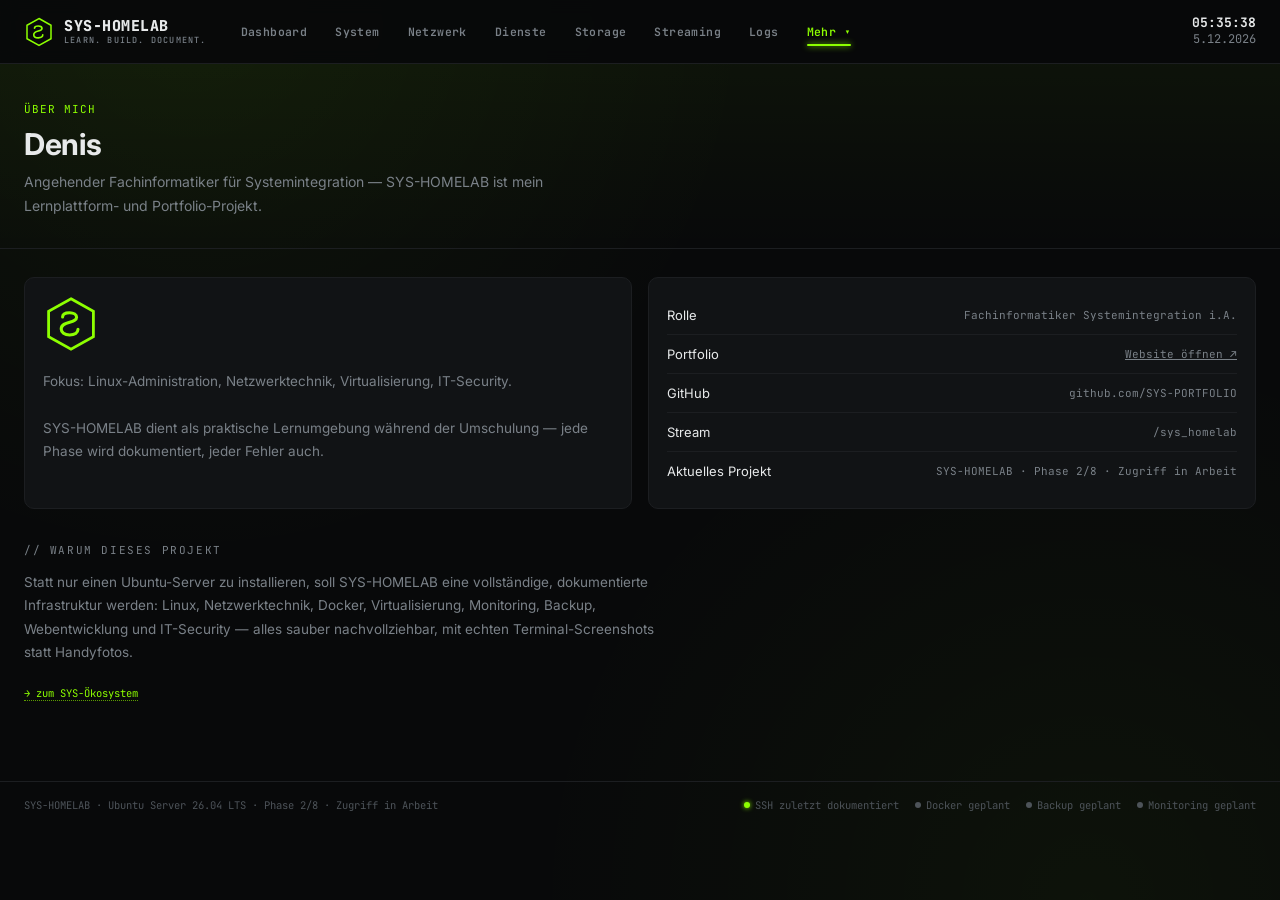
<file: ueber-mich.html>
<!DOCTYPE html>
<html lang="de">
<head>
<meta charset="UTF-8">
<meta name="viewport" content="width=device-width, initial-scale=1.0">
<title>Über mich — SYS-HOMELAB</title>
<link rel="stylesheet" href="assets/css/sys-homelab.css">
</head>
<body>

<header class="topnav">
  <a href="index.html" class="brand">
    <svg class="brand-icon" viewBox="0 0 40 40" fill="none" xmlns="http://www.w3.org/2000/svg">
      <path d="M20 2L36 11V29L20 38L4 29V11L20 2Z" stroke="#8dff00" stroke-width="2"/>
      <path d="M14 15c0-2 2-3 5-3s5 1.4 5 3.2c0 4.6-11 2.4-11 8.4 0 2.3 2.3 4.2 6 4.2s6-1.6 6-4" stroke="#8dff00" stroke-width="2.2" stroke-linecap="round" fill="none"/>
    </svg>
    <span class="brand-text">SYS-HOMELAB<small>LEARN. BUILD. DOCUMENT.</small></span>
  </a>
  <nav class="navlinks" id="navlinks">
    <a href="dashboard.html">Dashboard</a>
    <a href="system.html">System</a>
    <a href="netzwerk.html">Netzwerk</a>
    <a href="dienste.html">Dienste</a>
    <a href="storage.html">Storage</a>
    <a href="streaming.html">Streaming</a>
    <a href="logs.html">Logs</a>
    <div class="dropdown">
      <button class="dropdown-toggle active" type="button" aria-haspopup="true" aria-expanded="false">Mehr ▾</button>
      <div class="dropdown-menu">
        <a href="projekt.html">Projekt</a>
        <a href="dokumentation.html">Dokumentation</a>
        <a href="roadmap.html">Roadmap</a>
        <a href="blog.html">Blog</a>
        <a href="ueber-mich.html" class="active">Über mich</a>
      </div>
    </div>
  </nav>
  <div class="nav-right">
    <div class="nav-clock"><b id="clockTime">--:--:--</b><span id="clockDate">--.--.----</span></div>
  </div>
  <button class="nav-burger" id="navBurger" aria-label="Menü">☰</button>
</header>

<div class="page-hero">
  <div class="crumb">ÜBER MICH</div>
  <h1>Denis</h1>
  <p>Angehender Fachinformatiker für Systemintegration — SYS-HOMELAB ist mein Lernplattform- und Portfolio-Projekt.</p>
</div>

<div class="content">
  <div class="two-col">
    <div class="card">
      <svg width="56" height="56" viewBox="0 0 40 40" fill="none" style="margin-bottom:14px;">
        <path d="M20 2L36 11V29L20 38L4 29V11L20 2Z" stroke="#8dff00" stroke-width="2"/>
        <path d="M14 15c0-2 2-3 5-3s5 1.4 5 3.2c0 4.6-11 2.4-11 8.4 0 2.3 2.3 4.2 6 4.2s6-1.6 6-4" stroke="#8dff00" stroke-width="2.2" stroke-linecap="round" fill="none"/>
      </svg>
      <p class="desc">Fokus: Linux-Administration, Netzwerktechnik, Virtualisierung, IT-Security.<br><br>SYS-HOMELAB dient als praktische Lernumgebung während der Umschulung — jede Phase wird dokumentiert, jeder Fehler auch.</p>
    </div>
    <div class="card">
      <div class="row-list">
        <div class="row"><span>Rolle</span><span class="row-meta">Fachinformatiker Systemintegration i.A.</span></div>
        <div class="row"><span>Portfolio</span><span class="row-meta"><a href="https://gotzdenis.github.io/meine-website/" target="_blank" rel="noopener">Website öffnen ↗</a></span></div>
        <div class="row"><span>GitHub</span><span class="row-meta">github.com/SYS-PORTFOLIO</span></div>
        <div class="row"><span>Stream</span><span class="row-meta">/sys_homelab</span></div>
        <div class="row"><span>Aktuelles Projekt</span><span class="row-meta">SYS-HOMELAB · Phase 2/8 · Zugriff in Arbeit</span></div>
      </div>
    </div>
  </div>

  <div class="section-title">// Warum dieses Projekt</div>
  <p class="desc">Statt nur einen Ubuntu-Server zu installieren, soll SYS-HOMELAB eine vollständige, dokumentierte Infrastruktur werden: Linux, Netzwerktechnik, Docker, Virtualisierung, Monitoring, Backup, Webentwicklung und IT-Security — alles sauber nachvollziehbar, mit echten Terminal-Screenshots statt Handyfotos.</p>

  <p style="margin-top:16px;"><a href="projekt.html" class="card-link">→ zum SYS-Ökosystem</a></p>
</div>

<footer class="sitefooter">
  <div>SYS-HOMELAB · Ubuntu Server 26.04 LTS · Phase 2/8 · Zugriff in Arbeit</div>
  <div class="fstatus">
    <span><span class="fdot on"></span>SSH zuletzt dokumentiert</span>
    <span><span class="fdot"></span>Docker geplant</span>
    <span><span class="fdot"></span>Backup geplant</span>
    <span><span class="fdot"></span>Monitoring geplant</span>
  </div>
</footer>

<script src="assets/js/sys-homelab.js"></script>
</body>
</html>
</file>
<file: assets/css/sys-homelab.css>
/* ==========================================================================
   SYS-HOMELAB — shared stylesheet
   Used by every page in this project. Edit here once, applies everywhere.
   ========================================================================== */

@import url('https://fonts.googleapis.com/css2?family=JetBrains+Mono:wght@400;500;600;700;800&family=Inter:wght@400;500;600;700&display=swap');

* { margin: 0; padding: 0; box-sizing: border-box; }

:root{
  --black:#08090a;
  --panel:#111315;
  --panel-2:#16181b;
  --border:#242730;
  --border-soft:#1c1e21;
  --green:#8dff00;
  --green-dim:#5c9c00;
  --green-glow:rgba(141,255,0,.15);
  --text:#e7e9ea;
  --muted:#7a8188;
  --muted-2:#4d5359;
  --red:#ff5c5c;
  --amber:#ffb020;
  --mono:'JetBrains Mono', monospace;
  --sans:'Inter', sans-serif;
}

html,body{ height:100%; }
body{
  background:var(--black);
  color:var(--text);
  font-family:var(--sans);
  min-height:100vh;
  background-image:
    radial-gradient(circle at 15% 0%, rgba(141,255,0,0.05), transparent 40%),
    radial-gradient(circle at 85% 100%, rgba(141,255,0,0.04), transparent 40%);
}
::selection{ background:var(--green); color:#000; }
::-webkit-scrollbar{ width:8px; height:8px; }
::-webkit-scrollbar-track{ background:var(--panel); }
::-webkit-scrollbar-thumb{ background:var(--border); border-radius:4px; }
::-webkit-scrollbar-thumb:hover{ background:var(--green-dim); }
a{ color:inherit; }
img{ max-width:100%; display:block; }

/* ---------------- TOP NAV ---------------- */
.topnav{
  position:sticky; top:0; z-index:50;
  display:flex; align-items:center; gap:22px;
  height:64px; padding:0 24px;
  background:rgba(8,9,10,.92); backdrop-filter:blur(8px);
  border-bottom:1px solid var(--border-soft);
}
.brand{ display:flex; align-items:center; gap:10px; text-decoration:none; flex-shrink:0; }
.brand-icon{ width:30px; height:30px; flex-shrink:0; }
.brand-text{ font-family:var(--mono); font-weight:800; font-size:15px; letter-spacing:.5px; color:var(--text); line-height:1.1; display:flex; flex-direction:column; }
.brand-text small{ font-family:var(--mono); font-weight:500; font-size:8.5px; letter-spacing:1.2px; color:var(--muted); margin-top:2px; }

.navlinks{ display:flex; align-items:center; gap:4px; flex:1; }
.navlinks a, .dropdown-toggle{
  font-family:var(--mono); font-size:11.5px; font-weight:600; letter-spacing:.4px;
  color:var(--muted); text-decoration:none; padding:8px 12px; border-radius:6px;
  position:relative; background:none; border:none; cursor:pointer; white-space:nowrap;
}
.navlinks a:hover, .dropdown-toggle:hover{ color:var(--text); background:var(--panel-2); }
.navlinks a.active{ color:var(--green); }
.navlinks a.active::after{
  content:''; position:absolute; left:12px; right:12px; bottom:1px; height:2px;
  background:var(--green); box-shadow:0 0 6px var(--green); border-radius:2px;
}
.dropdown-toggle.active{ color:var(--green); }
.dropdown-toggle.active::after{
  content:''; position:absolute; left:12px; right:12px; bottom:1px; height:2px;
  background:var(--green); box-shadow:0 0 6px var(--green); border-radius:2px;
}
.dropdown{ position:relative; }
.dropdown-menu{
  position:absolute; top:calc(100% + 6px); left:0; min-width:180px;
  background:var(--panel); border:1px solid var(--border); border-radius:8px;
  padding:6px; display:none; flex-direction:column; gap:2px;
  box-shadow:0 12px 28px rgba(0,0,0,.5);
}
.dropdown.open .dropdown-menu, .dropdown:hover .dropdown-menu, .dropdown:focus-within .dropdown-menu{ display:flex; }
.dropdown-menu a{
  font-family:var(--mono); font-size:11.5px; font-weight:600; color:var(--muted);
  text-decoration:none; padding:8px 10px; border-radius:5px;
}
.dropdown-menu a:hover{ background:var(--green-glow); color:var(--green); }
.dropdown-menu a.active{ color:var(--green); }

.nav-right{ display:flex; align-items:center; gap:14px; flex-shrink:0; }
.nav-clock{ font-family:var(--mono); font-size:12px; color:var(--muted); text-align:right; line-height:1.3; }
.nav-clock b{ color:var(--text); display:block; font-size:13px; }
.nav-burger{ display:none; background:none; border:1px solid var(--border); color:var(--text); border-radius:6px; width:36px; height:36px; font-size:16px; cursor:pointer; }

@media (max-width:980px){
  .navlinks{
    display:none; position:fixed; top:64px; left:0; right:0; bottom:0;
    background:var(--black); flex-direction:column; align-items:stretch; padding:16px; gap:6px; overflow-y:auto;
  }
  .navlinks.open{ display:flex; }
  .navlinks a{ padding:14px 12px; font-size:13px; border-bottom:1px solid var(--border-soft); border-radius:0; }
  .dropdown{ display:flex; flex-direction:column; }
  .dropdown-menu{ position:static; display:flex; border:none; padding:0 0 0 14px; background:none; }
  .nav-burger{ display:flex; align-items:center; justify-content:center; }
}

/* ---------------- CONTENT SHELL ---------------- */
.content{ max-width:1360px; margin:0 auto; padding:28px 24px 60px; }
.section-title{
  font-size:11px; text-transform:uppercase; letter-spacing:1.6px; color:var(--muted);
  font-family:var(--mono); margin:34px 0 14px;
}
.section-title:first-child{ margin-top:0; }
.section-title .status-pill{ margin-left:10px; vertical-align:middle; }

.page-hero{
  padding:38px 24px 30px; border-bottom:1px solid var(--border-soft);
  background:linear-gradient(180deg, rgba(141,255,0,.04), transparent);
}
.page-hero .crumb{ font-family:var(--mono); font-size:11px; color:var(--green); letter-spacing:1px; margin-bottom:10px; }
.page-hero h1{ font-size:30px; font-weight:700; letter-spacing:-.3px; }
.page-hero p{ color:var(--muted); font-size:14px; margin-top:8px; max-width:64ch; line-height:1.7; }

/* ---------------- GRID / CARDS ---------------- */
.grid{ display:grid; gap:16px; }
.grid-5{ grid-template-columns:repeat(5,1fr); }
.grid-4{ grid-template-columns:repeat(4,1fr); }
.grid-3{ grid-template-columns:repeat(3,1fr); }
.grid-2{ grid-template-columns:repeat(2,1fr); }
@media(max-width:1100px){ .grid-5{grid-template-columns:repeat(3,1fr);} .grid-4{grid-template-columns:repeat(2,1fr);} .grid-3{grid-template-columns:repeat(2,1fr);} }
@media(max-width:640px){ .grid-5,.grid-4,.grid-3,.grid-2{grid-template-columns:1fr;} }

.card{ background:var(--panel); border:1px solid var(--border-soft); border-radius:10px; padding:18px; }
.card-head{ display:flex; justify-content:space-between; align-items:center; margin-bottom:14px; }
.card-head h3{ font-family:var(--mono); font-size:11px; text-transform:uppercase; letter-spacing:1.2px; color:var(--muted); font-weight:600; }
.card-link{ font-family:var(--mono); font-size:10.5px; color:var(--green); text-decoration:none; border-bottom:1px dotted var(--green-dim); white-space:nowrap; }

/* KPI cards */
.kpi-card .kpi-top{ display:flex; align-items:center; gap:10px; margin-bottom:12px; }
.kpi-card .kpi-icon{ width:20px; height:20px; color:var(--green); flex-shrink:0; }
.kpi-card .kpi-label{ font-family:var(--mono); font-size:10.5px; text-transform:uppercase; letter-spacing:1px; color:var(--muted); }
.kpi-gauge-wrap{ display:flex; justify-content:center; }
.kpi-caption{ text-align:center; font-size:11.5px; color:var(--muted); margin-top:8px; }

/* dashboard 3-col */
.dash-grid{ display:grid; grid-template-columns:270px 1fr 300px; gap:18px; align-items:start; }
@media(max-width:1240px){ .dash-grid{ grid-template-columns:1fr; } }
.stack{ display:flex; flex-direction:column; gap:16px; }

/* bars */
.bar-track{ height:6px; background:var(--border-soft); border-radius:3px; overflow:hidden; margin-top:10px; }
.bar-fill{ height:100%; background:linear-gradient(90deg, var(--green-dim), var(--green)); border-radius:3px; }

/* tables */
table{ width:100%; border-collapse:collapse; font-size:13px; }
th{ text-align:left; font-family:var(--mono); font-size:9.5px; text-transform:uppercase; letter-spacing:1px; color:var(--muted); padding:8px 12px; border-bottom:1px solid var(--border); }
td{ padding:11px 12px; border-bottom:1px solid var(--border-soft); }
tr:last-child td{ border-bottom:none; }
code{ font-family:var(--mono); background:var(--panel-2); padding:2px 7px; border-radius:4px; font-size:12px; color:var(--green); }

.data-note{border:1px solid rgba(255,176,32,.55);background:rgba(255,176,32,.08);color:#ffe2ad;border-radius:10px;padding:14px 16px;margin:0 0 18px;line-height:1.6;font-size:13px;} .data-note strong{display:block;color:var(--amber);font-family:var(--mono);font-size:11px;letter-spacing:.6px;margin-bottom:4px;}
/* status pills */
.status-pill{ display:inline-flex; align-items:center; gap:5px; font-family:var(--mono); font-size:10px; padding:3px 9px; border-radius:20px; font-weight:600; letter-spacing:.4px; white-space:nowrap; }
.status-pill .sd{ width:6px; height:6px; border-radius:50%; }
.status-online{ background:var(--green-glow); color:var(--green); }
.status-online .sd{ background:var(--green); box-shadow:0 0 6px var(--green); }
.status-planned{ background:rgba(255,255,255,.06); color:var(--muted); }
.status-planned .sd{ background:var(--muted); }
.status-warn{ background:rgba(255,176,32,.12); color:var(--amber); }
.status-warn .sd{ background:var(--amber); }
.status-offline{ background:rgba(255,92,92,.12); color:var(--red); }
.status-offline .sd{ background:var(--red); }

/* rows / lists */
.row-list .row{ display:flex; align-items:center; justify-content:space-between; padding:11px 0; border-bottom:1px solid var(--border-soft); font-size:13px; gap:10px; }
.row-list .row:last-child{ border-bottom:none; }
.row-name{ display:flex; align-items:center; gap:10px; font-weight:500; min-width:0; }
.row-name .ico{ width:28px; height:28px; border-radius:6px; background:var(--panel-2); display:flex; align-items:center; justify-content:center; font-size:13px; flex-shrink:0; }
.row-sub{ color:var(--muted); font-size:11.5px; }
.row-meta{ font-family:var(--mono); font-size:11px; color:var(--muted); text-align:right; flex-shrink:0; }

/* terminal */
.terminal{ background:#000; border:1px solid var(--border); border-radius:8px; padding:16px 18px; font-family:var(--mono); font-size:12.5px; line-height:1.8; color:#c9f27a; overflow-x:auto; }
.terminal .p{ color:var(--muted); }
.terminal .cmd{ color:var(--green); }
.terminal .ok{ color:#7ad1ff; }

p.desc{ color:var(--muted); font-size:13.5px; line-height:1.75; max-width:70ch; }

/* tags */
.tag{ font-family:var(--mono); font-size:10.5px; background:var(--panel-2); border:1px solid var(--border-soft); padding:3px 8px; border-radius:5px; color:var(--muted); display:inline-block; }
.tag-row{ display:flex; gap:6px; flex-wrap:wrap; margin-top:10px; }

/* roadmap */
.roadmap{ position:relative; padding-left:26px; }
.roadmap::before{ content:''; position:absolute; left:6px; top:6px; bottom:6px; width:2px; background:var(--border); }
.phase{ position:relative; padding:14px 0 14px 20px; }
.phase::before{ content:''; position:absolute; left:-26px; top:19px; width:11px; height:11px; border-radius:50%; background:var(--panel); border:2px solid var(--border); z-index:1; }
.phase.done::before{ background:var(--green); border-color:var(--green); box-shadow:0 0 8px var(--green); }
.phase.active::before{ background:var(--amber); border-color:var(--amber); }
.phase-head{ display:flex; align-items:center; gap:10px; flex-wrap:wrap; }
.phase-num{ font-family:var(--mono); font-size:11px; color:var(--muted); }
.phase-title{ font-weight:600; font-size:14px; }

/* ecosystem / project cards */
.eco-card{ position:relative; overflow:hidden; }
.eco-tag{ position:absolute; top:14px; right:14px; font-family:var(--mono); font-size:9.5px; color:var(--muted); }
.eco-name{ font-family:var(--mono); font-weight:700; font-size:15px; }
.eco-name.accent{ color:var(--green); }
.eco-url{ font-family:var(--mono); font-size:11px; color:var(--green-dim); margin-top:6px; }

/* blog */
.blog-post{ padding:16px 0; border-bottom:1px solid var(--border-soft); }
.blog-post:last-child{ border-bottom:none; }
.blog-meta{ font-family:var(--mono); font-size:10.5px; color:var(--muted); margin-bottom:6px; }
.blog-title{ font-weight:600; font-size:15px; margin-bottom:6px; }

.empty{ text-align:center; padding:34px 20px; color:var(--muted); font-family:var(--mono); font-size:12px; }

/* buttons */
.btn{ display:inline-flex; align-items:center; gap:8px; font-family:var(--mono); font-size:12px; font-weight:600; letter-spacing:.3px; padding:11px 20px; border-radius:7px; text-decoration:none; border:1px solid var(--green-dim); color:var(--green); background:var(--green-glow); }
.btn:hover{ background:var(--green); color:#08090a; }
.btn-ghost{ border:1px solid var(--border); color:var(--text); background:transparent; }
.btn-ghost:hover{ border-color:var(--green); color:var(--green); background:var(--green-glow); }

/* hero (index page) */
.hero{ display:grid; grid-template-columns:1.1fr .9fr; gap:36px; align-items:center; padding:50px 24px 40px; max-width:1360px; margin:0 auto; }
@media(max-width:980px){ .hero{ grid-template-columns:1fr; padding:34px 20px; } }
.hero h1{ font-size:44px; line-height:1.05; letter-spacing:-1px; font-weight:800; }
.hero h1 span{ color:var(--green); }
.hero .lead{ color:var(--muted); font-size:15px; margin-top:16px; line-height:1.75; max-width:56ch; }
.hero .pills{ display:flex; gap:10px; flex-wrap:wrap; margin-top:22px; }
.hero .pill{ display:flex; align-items:center; gap:8px; font-family:var(--mono); font-size:11.5px; background:var(--panel); border:1px solid var(--border-soft); padding:8px 13px; border-radius:8px; }
.hero .pill svg{ width:14px; height:14px; color:var(--green); }
.hero .cta-row{ margin-top:26px; display:flex; gap:12px; flex-wrap:wrap; }

/* footer */
.sitefooter{
  border-top:1px solid var(--border-soft); padding:16px 24px; margin-top:20px;
  display:flex; justify-content:space-between; align-items:center; flex-wrap:wrap; gap:10px;
  font-family:var(--mono); font-size:10.5px; color:var(--muted-2);
}
.sitefooter .fstatus{ display:flex; gap:16px; flex-wrap:wrap; }
.sitefooter .fstatus span{ display:inline-flex; align-items:center; gap:5px; }
.sitefooter .fdot{ width:6px; height:6px; border-radius:50%; background:var(--muted-2); display:inline-block; }
.sitefooter .fdot.on{ background:var(--green); box-shadow:0 0 5px var(--green); }

/* misc */
.hint{ font-size:11px; color:var(--muted-2); font-family:var(--mono); }
.two-col{ display:grid; grid-template-columns:1fr 1fr; gap:16px; }
@media(max-width:900px){ .two-col{ grid-template-columns:1fr; } }
.center-flex{ display:flex; align-items:center; gap:22px; flex-wrap:wrap; }
</file>
